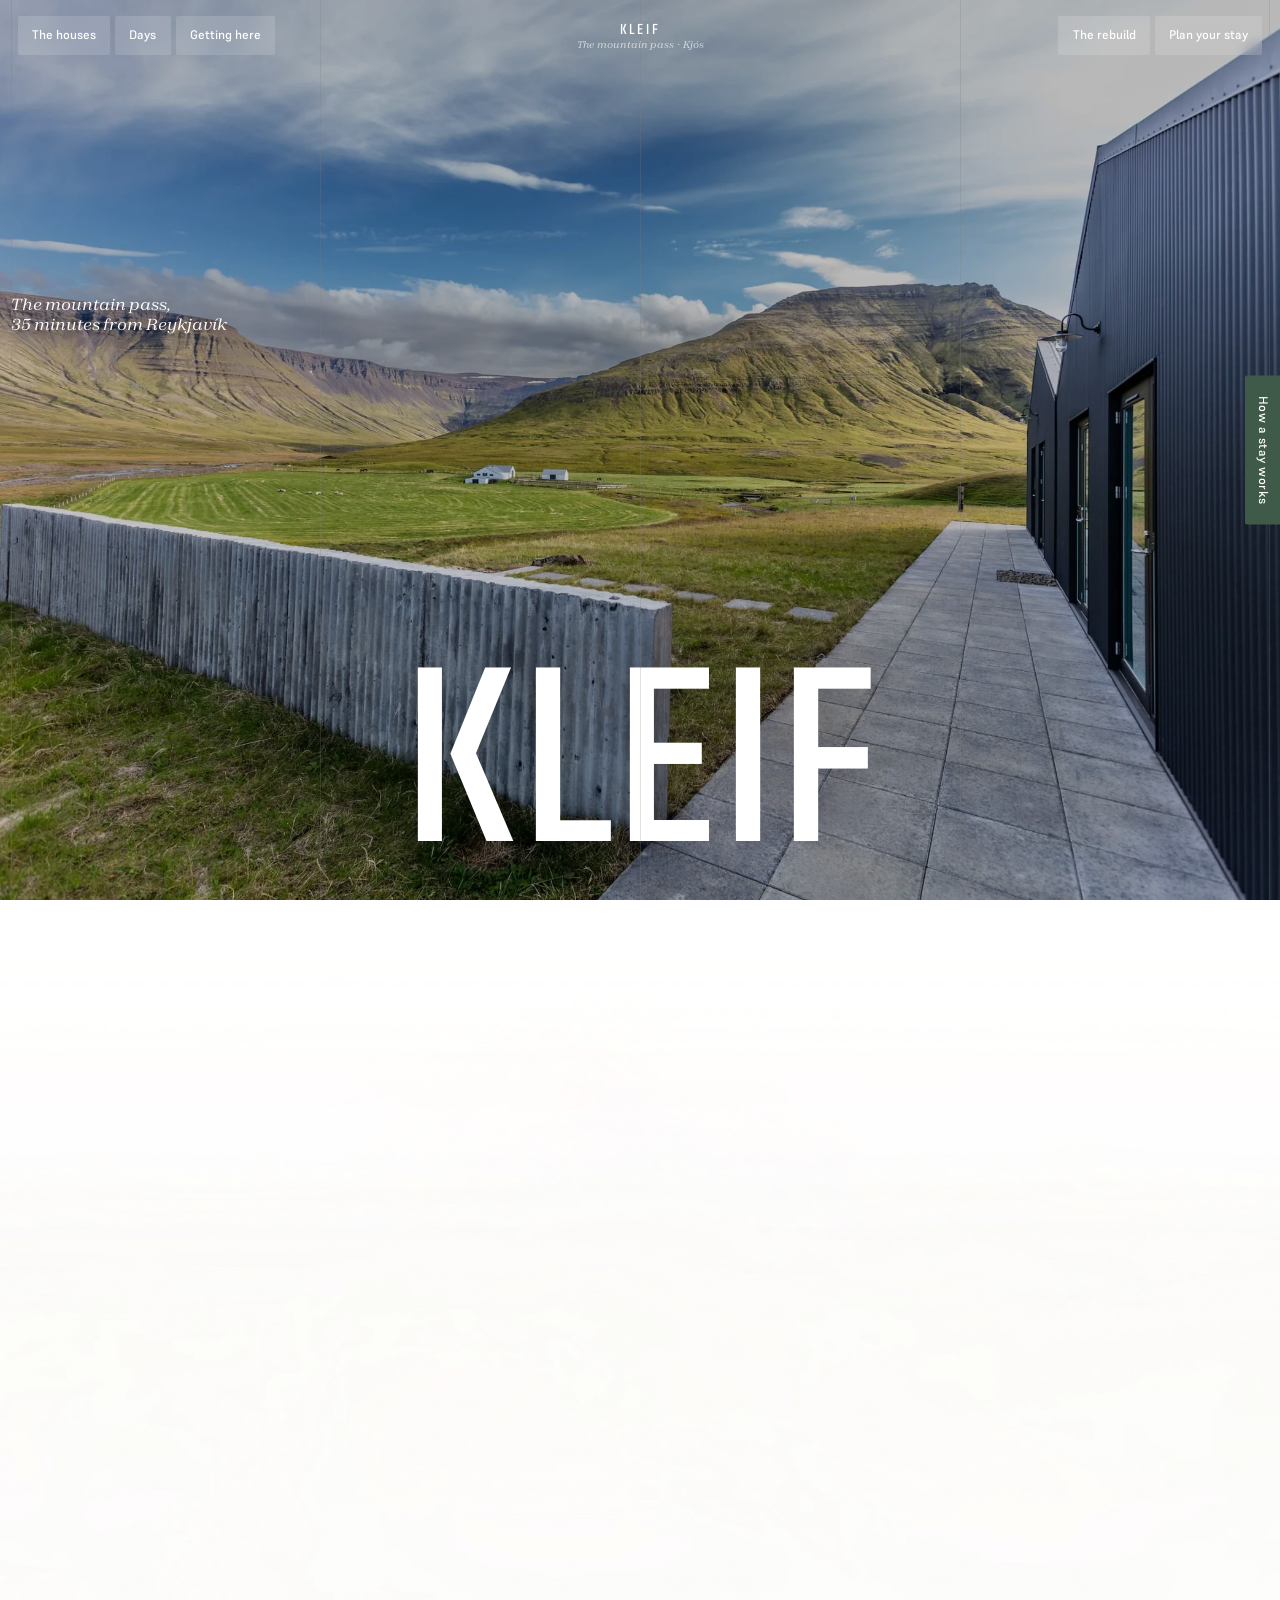
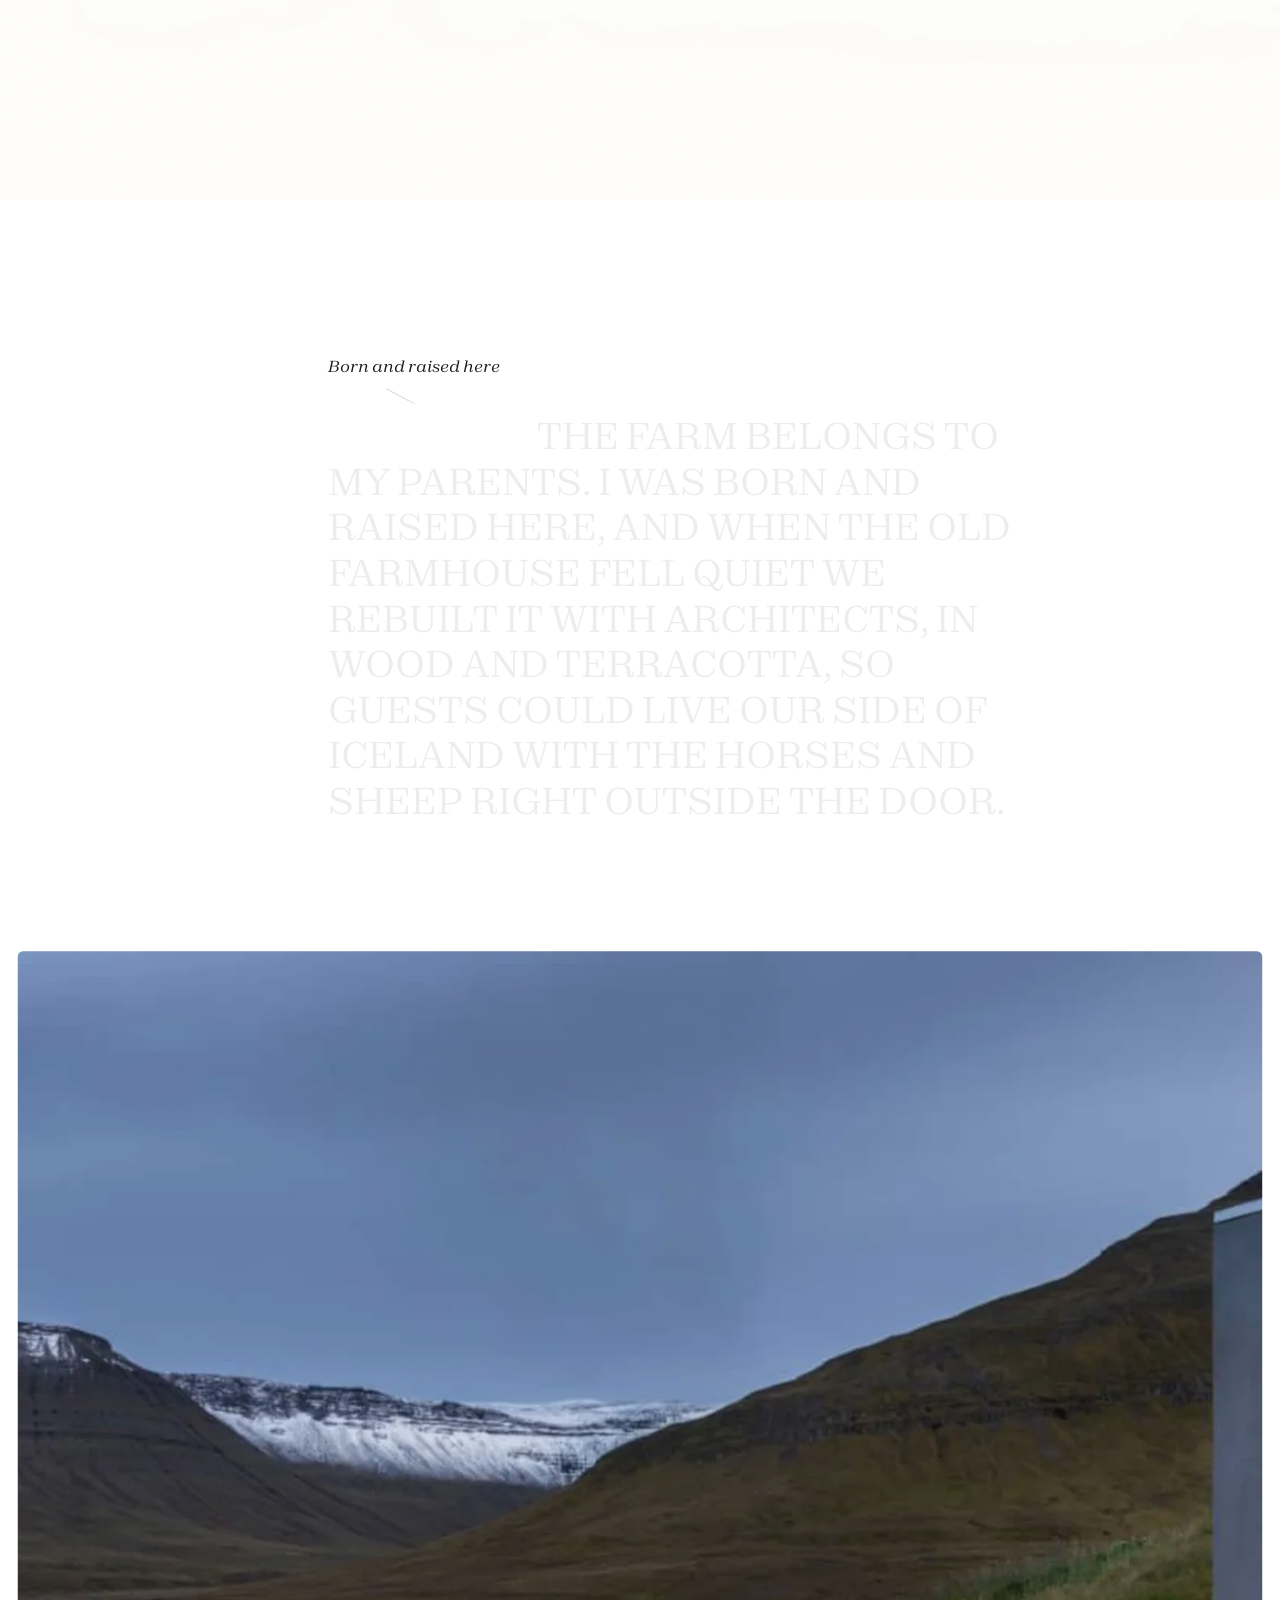
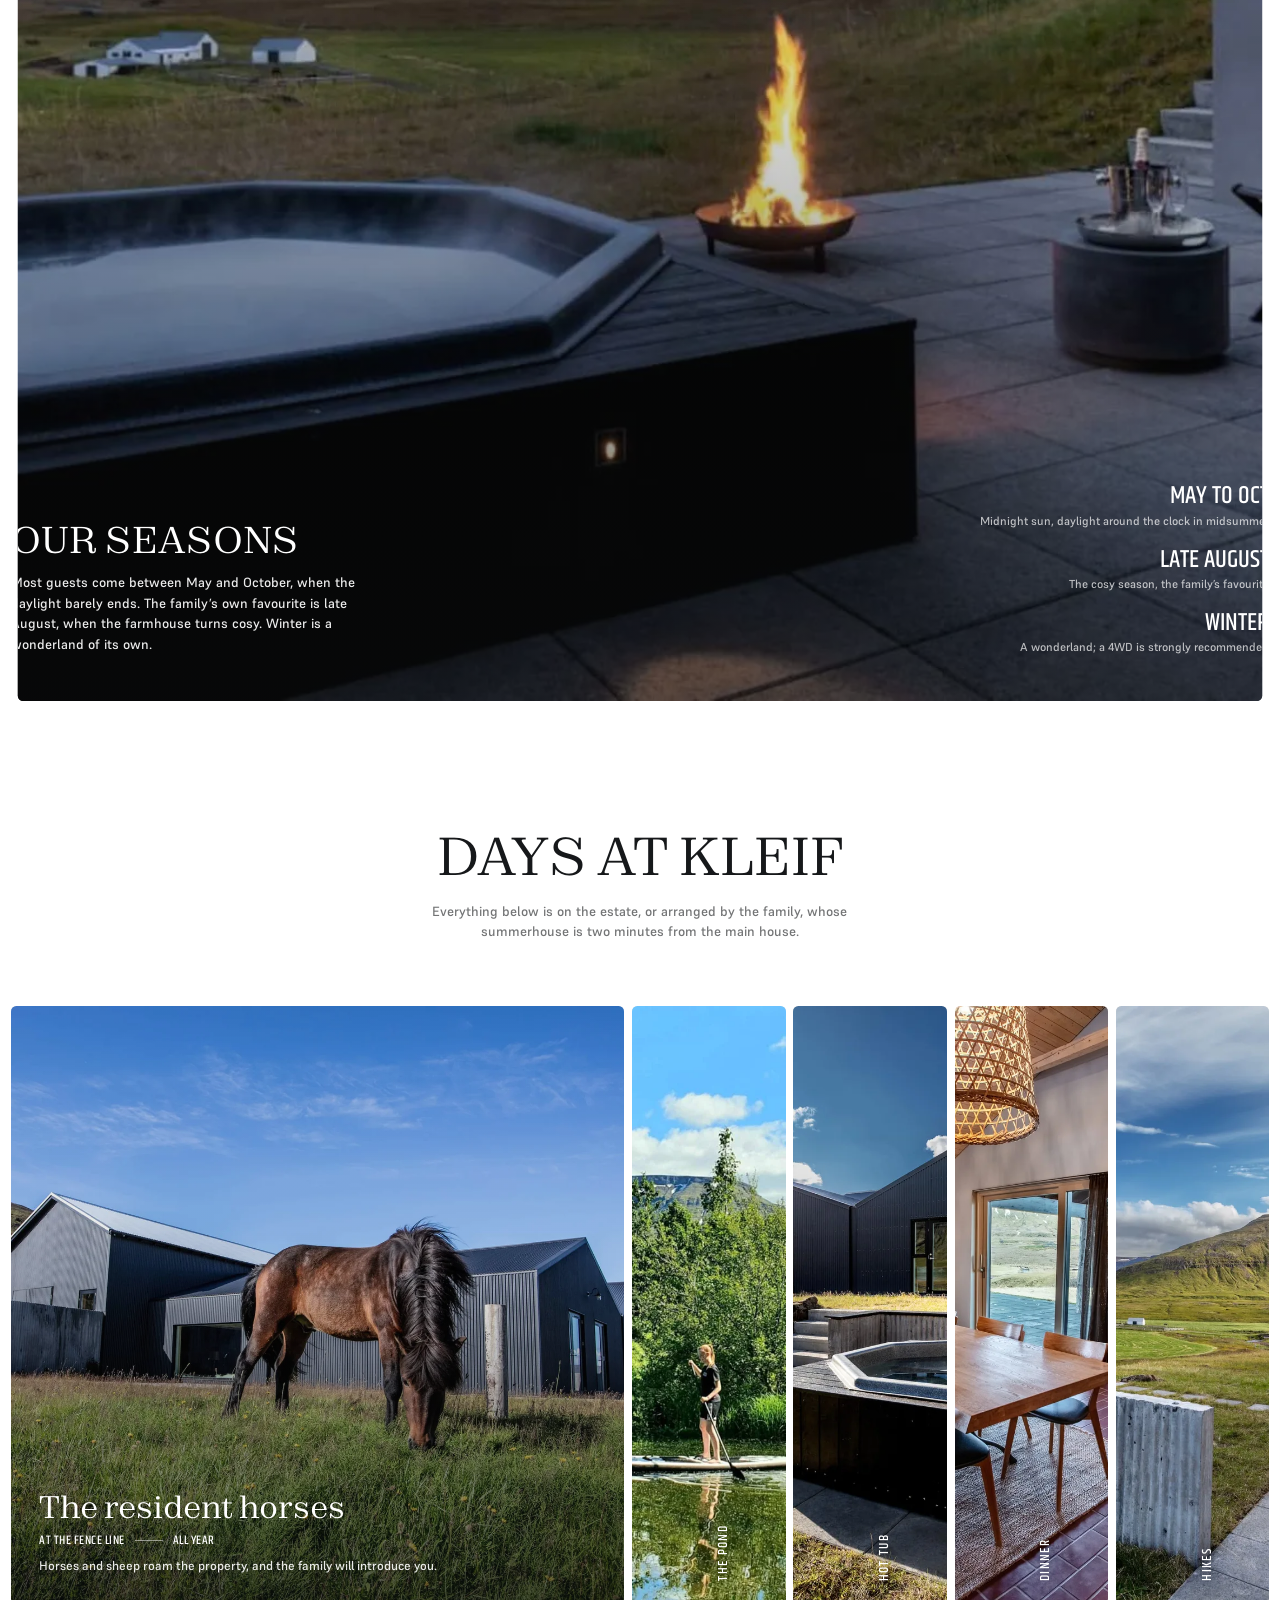
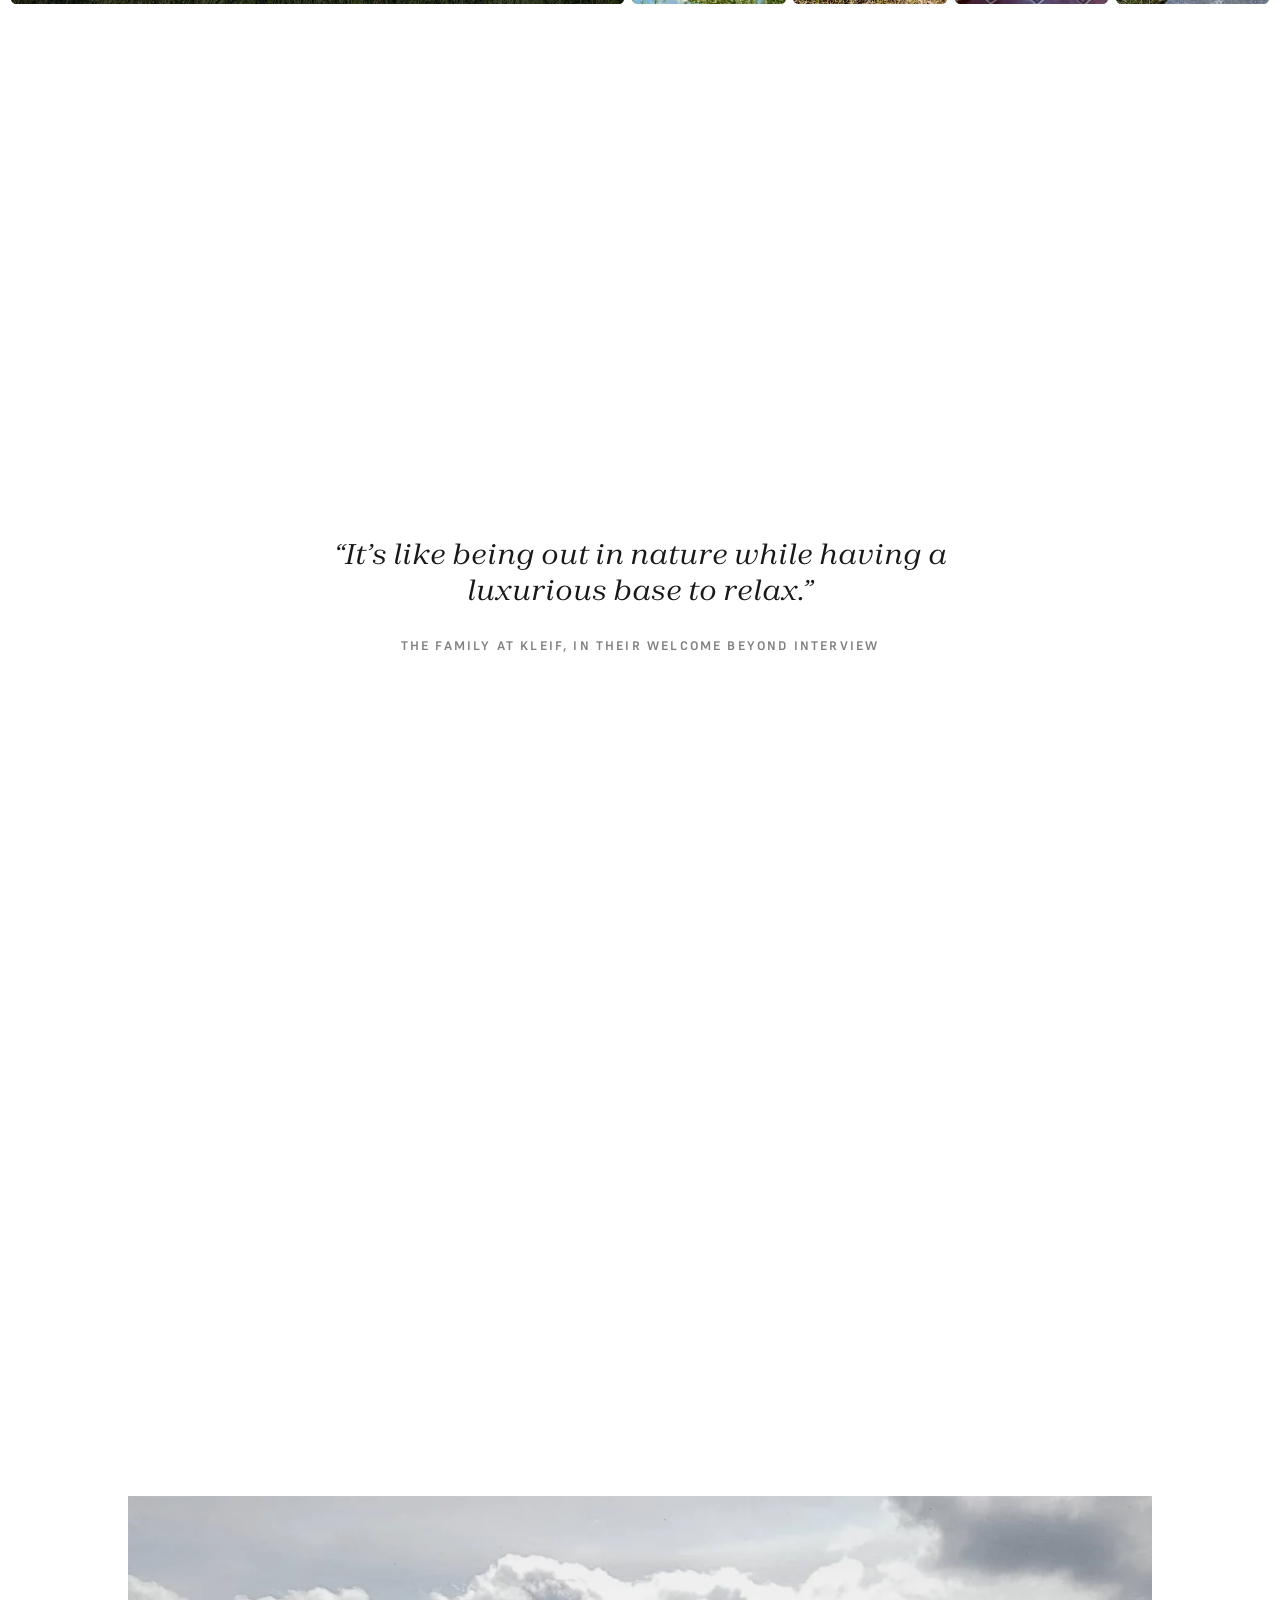
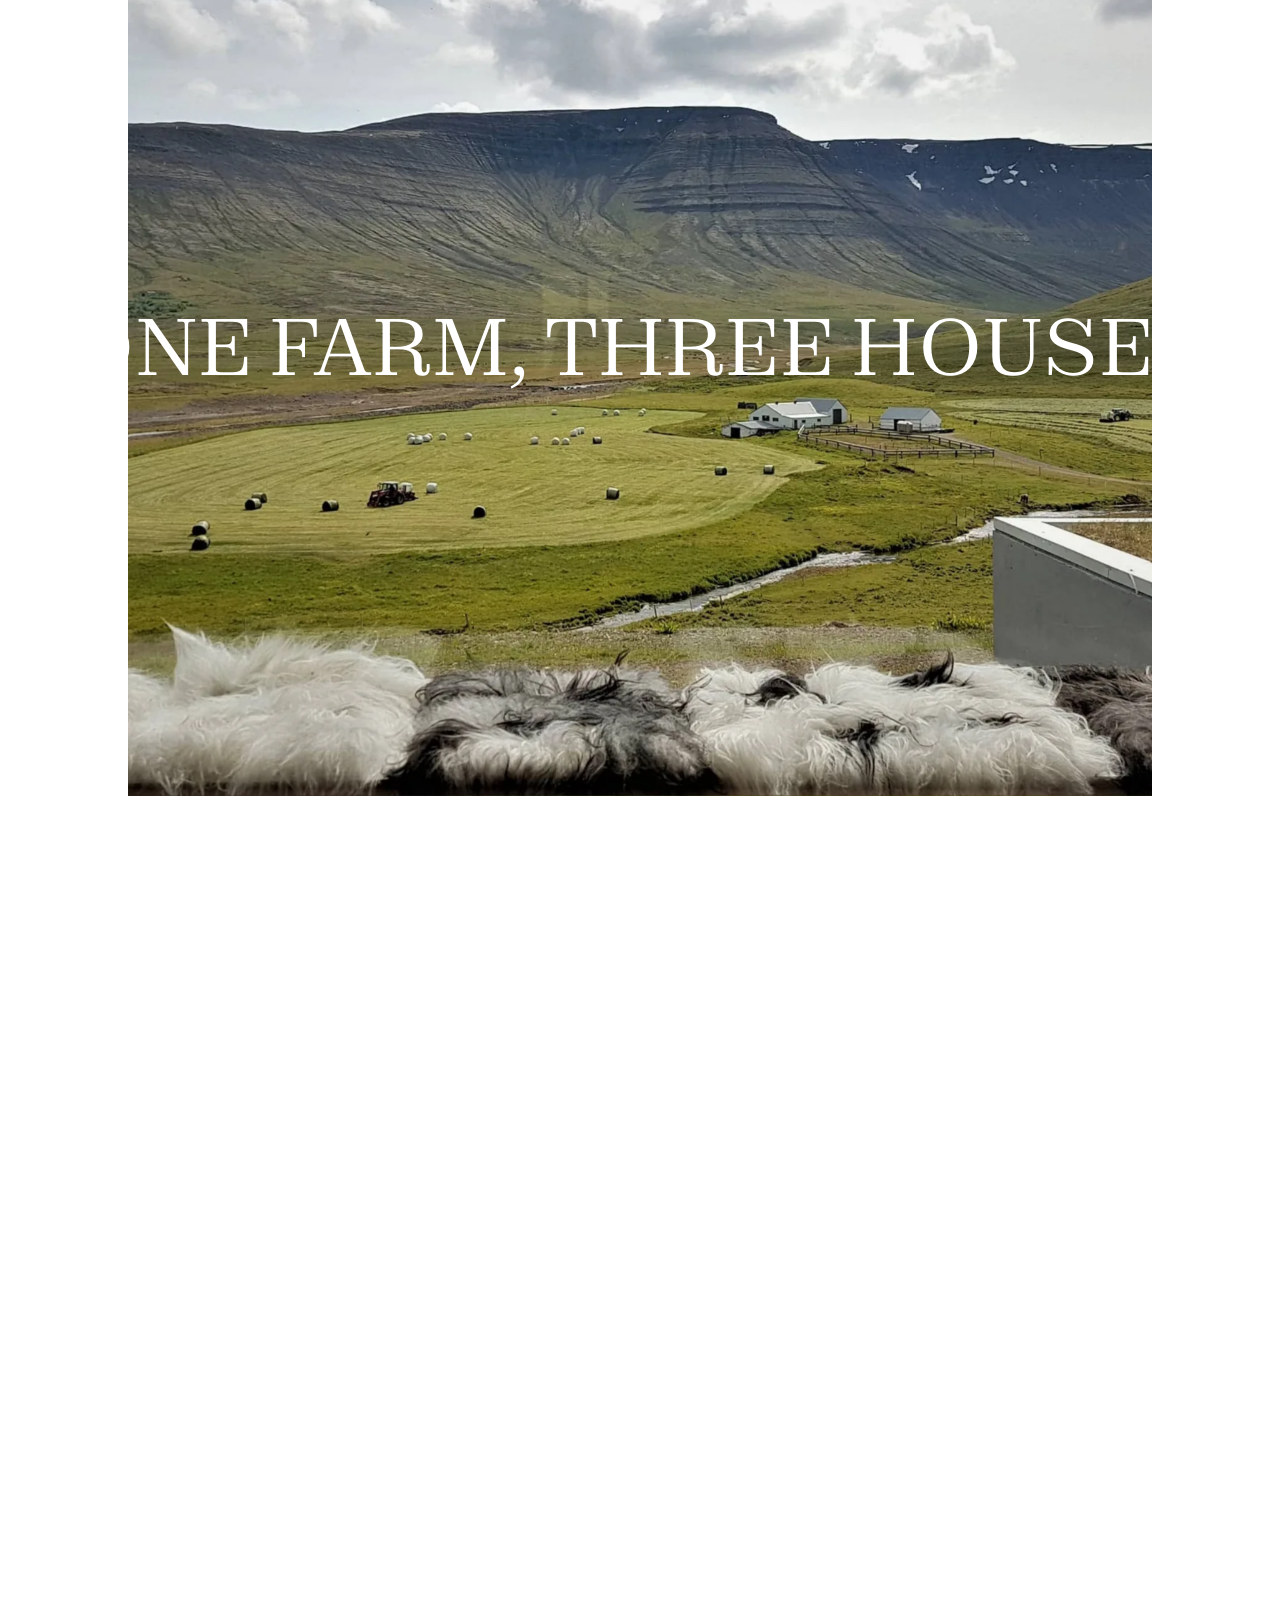
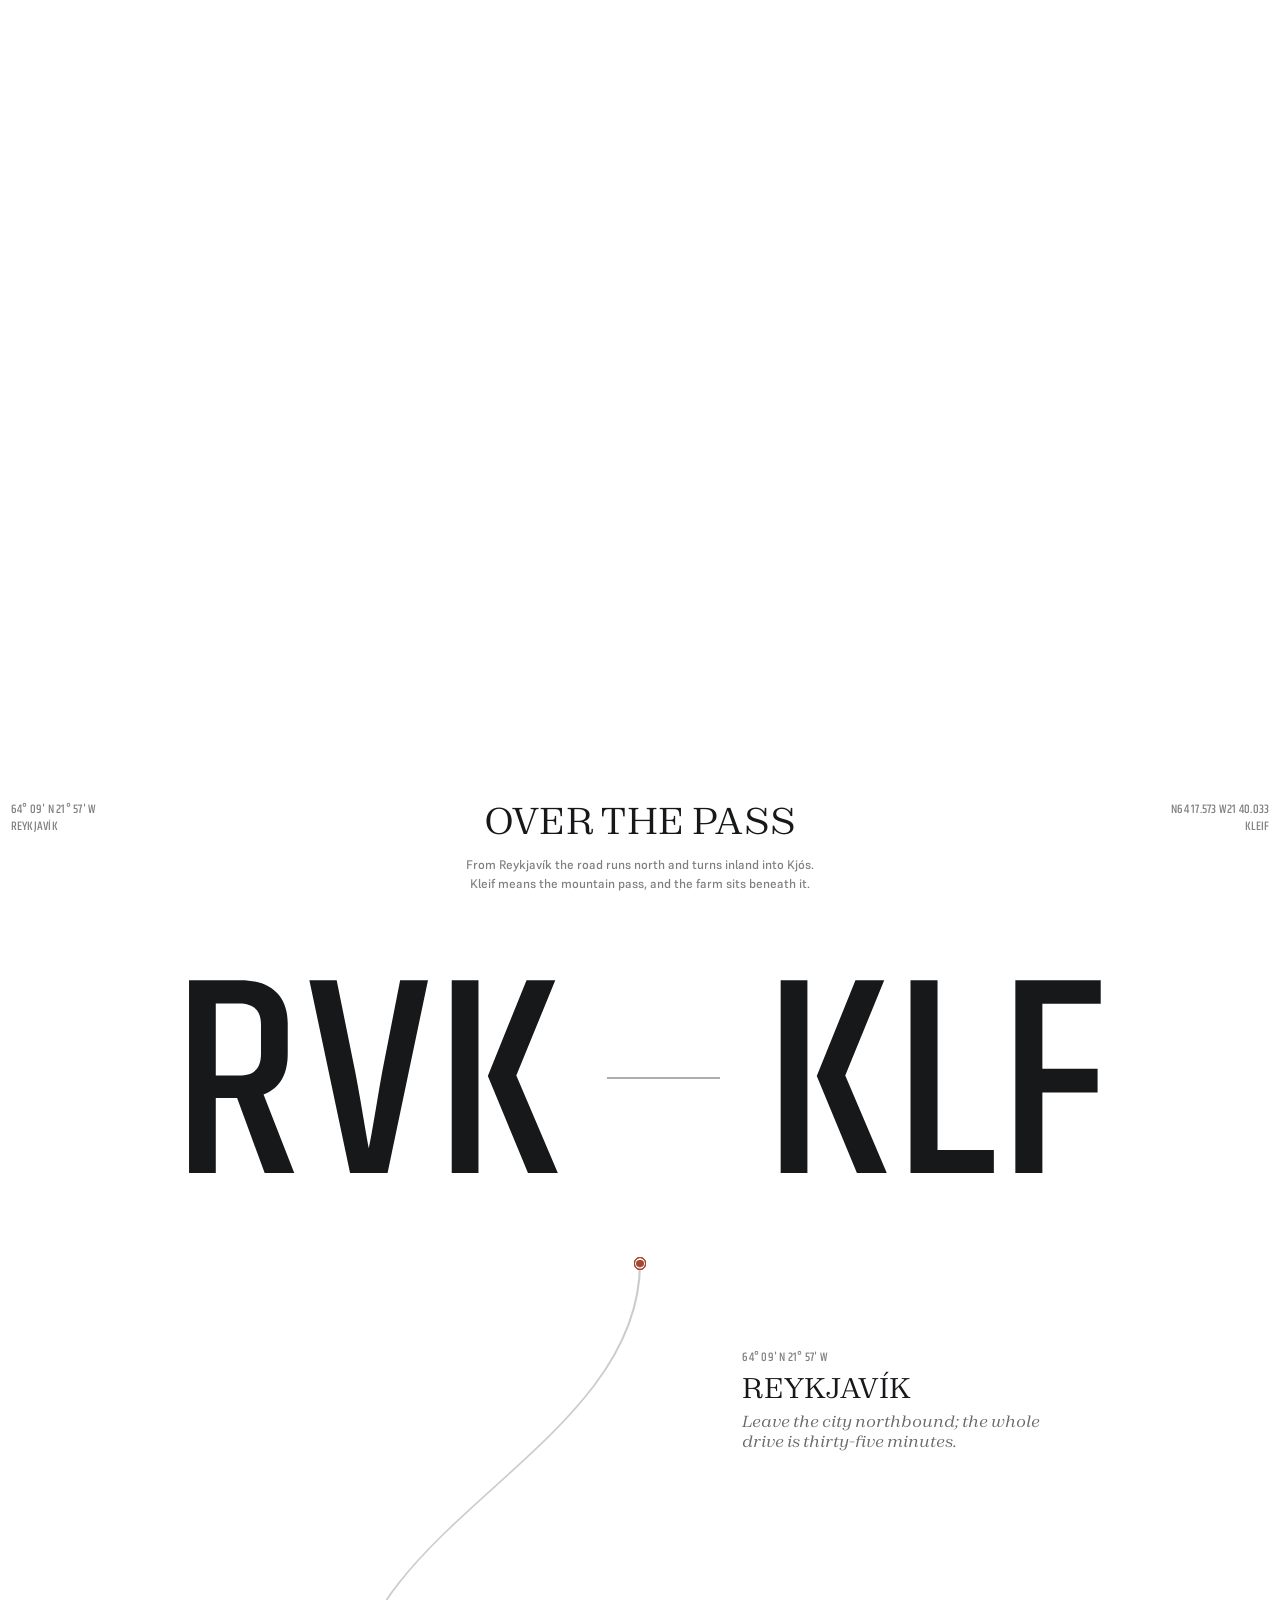
<file: index.html>
<!doctype html>
<html lang="en">
<head>
<meta charset="utf-8">
<meta name="viewport" content="width=device-width, initial-scale=1, viewport-fit=cover">
<title>Kleif Farm · The mountain pass, Kjós, Iceland</title>
<meta name="description" content="A rebuilt Icelandic farmhouse on a private estate in Kjós, 35 minutes from Reykjavík. Five en-suite bedrooms, a hot tub over the valley, resident horses, and the mountains at the fence line.">
<meta name="robots" content="noindex, nofollow">
<meta name="theme-color" content="#FFFFFF" id="themeColor">
<meta name="color-scheme" content="light">
<!-- relative hrefs + a raster twin: a project site lives under /repo-name/, and
     Safari ignores SVG favicons, so either mistake shows the origin root's icon -->
<link rel="icon" type="image/png" sizes="32x32" href="assets/img/favicon-32.png">
<link rel="icon" type="image/png" sizes="180x180" href="assets/img/favicon-180.png">
<link rel="apple-touch-icon" href="assets/img/favicon-180.png">
<link rel="preload" href="assets/fonts/Khand-Medium.woff2" as="font" type="font/woff2" crossorigin>
<link rel="preload" href="assets/fonts/Zodiak-Regular.woff2" as="font" type="font/woff2" crossorigin>
<link rel="preload" href="assets/fonts/Supreme-Regular.woff2" as="font" type="font/woff2" crossorigin>
<link rel="preload" as="image" href="assets/img/plate-hero.webp" fetchpriority="high"
  imagesrcset="assets/img/plate-hero-sm.webp 1100w, assets/img/plate-hero.webp 2200w" imagesizes="100vw">
<link rel="stylesheet" href="styles.css?v=bfce9205">

<!-- Every fact below is taken from the business's own published pages: the
     Welcome Beyond property page (kleif-farm) and their three Airbnb listings.
     Coordinates are from their own listing JSON-LD. Nothing here is inferred. -->
<script type="application/ld+json">
{
  "@context": "https://schema.org",
  "@type": "LodgingBusiness",
  "name": "Kleif Farm",
  "description": "A rebuilt Icelandic farmhouse on a private farm estate in Kjós, southwest Iceland, 35 minutes from Reykjavík. Five en-suite bedrooms, hot tub, resident horses and sheep.",
  "url": "https://kleif.is/",
  "telephone": "+354 847 7779",
  "email": "info@kleif.is",
  "identifier": "LG-REK-014208",
  "address": {
    "@type": "PostalAddress",
    "addressLocality": "Kjósarhreppur",
    "addressCountry": "IS"
  },
  "geo": { "@type": "GeoCoordinates", "latitude": 64.29288, "longitude": -21.66721 },
  "sameAs": [
    "https://www.facebook.com/kleiffarm/",
    "https://www.airbnb.com/rooms/48321874",
    "https://www.welcomebeyond.com/property/kleif-farm/"
  ]
}
</script>
</head>
<body data-nav-theme="light">

<a class="skip-link" href="#top">Skip to content</a>

<!-- fixed grid overlay (reference device: difference-blend hairlines) -->
<div class="grid-overlay" aria-hidden="true">
  <div class="go-line go-l1"></div><div class="go-line go-l2"></div>
  <div class="go-line go-l3"></div><div class="go-line go-l4"></div><div class="go-line go-l5"></div>
</div>

<!-- intro wipe (single-page reuse of the reference's page-enter) -->
<div class="intro-wipe" id="introWipe" aria-hidden="true"></div>

<nav id="nav" aria-label="Main">
  <div class="nav-contain">
    <ul class="nav-ul nav-left">
      <li><a class="btn nav-btn" href="#stay">The houses</a></li>
      <li><a class="btn nav-btn" href="#days">Days</a></li>
      <li><a class="btn nav-btn" href="#journey">Getting here</a></li>
    </ul>
    <a class="nav-logo" href="#top" aria-label="Kleif Farm, back to top">
      <span class="nav-logo_mark">KLEIF</span>
      <span class="nav-logo_sub">The mountain pass · Kjós</span>
    </a>
    <ul class="nav-ul nav-right">
      <li><a class="btn nav-btn" href="#rebuild">The rebuild</a></li>
      <li><a class="btn nav-btn is-cta" href="#book">Plan your stay</a></li>
    </ul>
    <button class="nav-burger" id="menuBtn" aria-controls="menuPanel" aria-expanded="false" aria-label="Menu">
      <span class="nav-burger_l l1" aria-hidden="true"></span>
      <span class="nav-burger_l l2" aria-hidden="true"></span>
    </button>
  </div>
</nav>

<!-- mobile menu panel (under the constant bar) -->
<div class="menu-panel" id="menuPanel" aria-hidden="true">
  <nav class="menu-panel_nav" aria-label="Menu">
    <a class="menu-panel_link" href="#stay">The houses</a>
    <a class="menu-panel_link" href="#days">Days at Kleif</a>
    <a class="menu-panel_link" href="#journey">Getting here</a>
    <a class="menu-panel_link" href="#rebuild">The rebuild</a>
    <a class="menu-panel_link is-cta" href="#book">Plan your stay</a>
    <button class="menu-panel_link menu-panel_flyout" id="menuFlyoutBtn">How a stay works</button>
  </nav>
  <div class="menu-panel_foot">
    <a href="tel:+3548477779">+354 847 7779</a>
    <a href="mailto:info@kleif.is">info@kleif.is</a>
  </div>
</div>


<main class="page-content" id="top">

  <!-- ============ 0 · HERO ============ -->
  <div class="hero" id="hero" data-nav-section data-nav-theme-val="light">
    <div class="hero_wrapper" id="heroWrapper">
      <div class="hero_bg">
        <img src="assets/img/plate-hero.webp"
          srcset="assets/img/plate-hero-sm.webp 1100w, assets/img/plate-hero.webp 2200w"
          sizes="100vw" alt="The black farm buildings at Kleif under the mountain pass, along the turf-topped garden wall" fetchpriority="high">
        <div class="hero_bg-fade" id="heroBgFade"></div>
      </div>
      <div class="hero_overlay"></div>
      <div class="hero_content" id="heroContent" data-reveal>
        <div class="hero_contain top container-large" data-hero-drift>
          <p class="t-title-italic hero_kicker">The mountain pass,<br>35 minutes from Reykjavík</p>
        </div>
        <div class="hero_title-contain" id="heroTitleWrap" data-hero-drift>
          <h1 class="hero_title" id="heroTitle">Kleif</h1>
        </div>
      </div>
      <!-- fog: alpha-channel cloud plates, two speeds for depth -->
      <div class="clouds-overlay_wrap clouds--far" data-scroll-speed="-10%" aria-hidden="true">
        <img src="assets/img/fog-far.webp" alt="" loading="eager" decoding="async">
      </div>
      <div class="clouds-overlay_wrap clouds--mid" data-scroll-speed="-42%" aria-hidden="true">
        <img src="assets/img/fog-veil.webp" alt="" loading="eager" decoding="async">
      </div>
      <div class="clouds-overlay_wrap clouds--near" data-scroll-speed="-80%" aria-hidden="true">
        <img src="assets/img/fog-near.webp" alt="" loading="eager" decoding="async">
      </div>
    </div>
    <!-- mist-transition: sticky plane scrubbed rotateX 90 -> 0 from its bottom edge -->
    <div class="mist-transition" id="mistTransition" aria-hidden="true">
      <div class="mist-transition_image-container" id="mistPlane">
        <img class="mist-transition_image" src="assets/img/fog-veil.webp" alt="" loading="lazy" decoding="async">
      </div>
    </div>
  </div>

  <!-- ============ 1 · MANIFESTO ============ -->
  <section class="manifesto" data-nav-section data-nav-theme-val="dark">
    <div class="container-large">
      <div class="manifesto_layout">
        <div class="manifesto_col">
          <div class="manifesto_kicker u-relative">
            <p class="t-title-italic">Born and raised here</p>
            <svg class="scribble-el" id="scribble" width="191" height="62" viewBox="0 0 191 62" fill="none" aria-hidden="true">
              <path d="M118.7 58.8C118.3 58.7 117.9 58.6 100.4 49.1 82.9 39.5 48.3 20.5 30.5 10.1 12.6 -0.4 12.5 -1.7 36.1 2.4 59.6 6.6 106.8 16.3 133.8 23 160.7 29.7 166 33.1 169.1 35.3 172.3 37.6 173.1 38.5 173.1 39.5 173.4 45.3 163.9 46.3 149.3 49.1 138.1 51.2 119 52.2 97.3 48.4 75.6 44.6 51.8 35.4 39.7 29.4 27.6 23.5 27.9 21.2 28.4 19.3 29 17.4 29.9 16.1 31.4 14.8 33 13.5 35.3 12.3 43.5 11.3 51.7 10.3 65.8 9.6 82.7 10.7 99.5 11.9 118.7 14.9 135.9 19.1 153.1 23.3 167.8 28.5 176.5 32 185.2 35.4 187.7 36.9 189.1 38.4 190.5 40 190.9 41.4 188.8 43.5 186.7 45.7 182.1 48.4 173.6 51.3 165 54.3 152.6 57.3 123.2 59.1 93.7 60.8 47.7 61 0.3 61.3" stroke="#BABABA" stroke-width="0.7" stroke-linecap="round"/>
            </svg>
          </div>
          <div class="text-scroll-fade" id="maskDevelop">
            <h2 class="manifesto_text">The farm belongs to my parents. I was born and raised here, and when the old farmhouse fell quiet we rebuilt it with architects, in wood and terracotta, so guests could live our side of Iceland with the horses and sheep right outside the door.</h2>
          </div>
        </div>
      </div>
    </div>
  </section>

  <!-- ============ 2 · OUR SEASONS ============ -->
  <section class="season has-inset" id="seasons" data-nav-section data-nav-theme-val="light">
    <div class="season_inner">
      <img class="img-fill" src="assets/img/plate-dusk.webp"
        srcset="assets/img/plate-dusk-sm.webp 1100w, assets/img/plate-dusk.webp 2200w"
        sizes="100vw" alt="The hot tub on the terrace at dusk, with a fire burning and the valley in shadow" loading="lazy">
      <div class="season_scrim"></div>
      <div class="season_content container-large">
        <div class="season_head">
          <h3 class="h3-serif">Our seasons</h3>
          <p class="season_body">Most guests come between May and October, when the daylight barely ends. The family’s own favourite is late August, when the farmhouse turns cosy. Winter is a wonderland of its own.</p>
        </div>
        <ul class="season_data">
          <li><span class="data-num">May to Oct</span><span class="data-label">Midnight sun, daylight around the clock in midsummer</span></li>
          <li><span class="data-num">Late August</span><span class="data-label">The cosy season, the family’s favourite</span></li>
          <li><span class="data-num">Winter</span><span class="data-label">A wonderland; a 4WD is strongly recommended</span></li>
        </ul>
      </div>
    </div>
  </section>

  <!-- ============ 3 · DAYS TITLE ============ -->
  <section class="title-band" id="days" data-nav-section data-nav-theme-val="dark">
    <h3 class="section-title">Days at Kleif</h3>
    <p class="title-band_sub">Everything below is on the estate, or arranged by the family, whose summerhouse is two minutes from the main house.</p>
  </section>

  <!-- ============ 4 · CARD-FLICK DAYS ============ -->
  <section class="flick" data-nav-section data-nav-theme-val="dark">
    <div class="container-large">
      <div class="card-flick" id="cardFlick">

        <a class="card-flick_item is-active" href="#book" data-cursor-text="Ask about it">
          <div class="card-flick_inner">
            <img class="card-flick_image" src="assets/img/flick-horses.webp" alt="An Icelandic horse grazing in front of the black farm buildings" loading="lazy">
            <div class="card-flick_shade" aria-hidden="true"></div>
            <div class="card-flick_content">
              <h3 class="card-flick_title">The resident horses</h3>
              <div class="card-flick_meta"><span>At the fence line</span><span class="meta-div"></span><span>All year</span></div>
              <p class="card-flick_excerpt">Horses and sheep roam the property, and the family will introduce you.</p>
            </div>
            <p class="card-flick_side">Horses</p>
          </div>
        </a>

        <a class="card-flick_item" href="#book" data-cursor-text="Ask about it">
          <div class="card-flick_inner">
            <img class="card-flick_image" src="assets/img/flick-pond.webp" alt="A guest on a paddle board on the garden pond among the trees" loading="lazy">
            <div class="card-flick_shade" aria-hidden="true"></div>
            <div class="card-flick_content">
              <h3 class="card-flick_title">The pond</h3>
              <div class="card-flick_meta"><span>In the garden</span><span class="meta-div"></span><span>Summer</span></div>
              <p class="card-flick_excerpt">A small pond in a beautiful garden, with paddle boards and a rowing boat for the children.</p>
            </div>
            <p class="card-flick_side">The pond</p>
          </div>
        </a>

        <a class="card-flick_item" href="#book" data-cursor-text="Ask about it">
          <div class="card-flick_inner">
            <img class="card-flick_image" src="assets/img/flick-tub.webp" alt="The hot tub sunk into the terrace behind turf-topped walls, in daylight" loading="lazy">
            <div class="card-flick_shade" aria-hidden="true"></div>
            <div class="card-flick_content">
              <h3 class="card-flick_title">The hot tub</h3>
              <div class="card-flick_meta"><span>Lower terrace</span><span class="meta-div"></span><span>All year</span></div>
              <p class="card-flick_excerpt">Sunk into the terrace below the house, looking straight down the valley.</p>
            </div>
            <p class="card-flick_side">Hot tub</p>
          </div>
        </a>

        <a class="card-flick_item" href="#book" data-cursor-text="Ask about it">
          <div class="card-flick_inner">
            <img class="card-flick_image" src="assets/img/flick-dinner.webp" alt="The long dining table set under wicker lamps in the farmhouse" loading="lazy">
            <div class="card-flick_shade" aria-hidden="true"></div>
            <div class="card-flick_content">
              <h3 class="card-flick_title">Dinner by the owner</h3>
              <div class="card-flick_meta"><span>On request</span></div>
              <p class="card-flick_excerpt">A private chef can work in the second kitchen, or the family cooks dinner themselves.</p>
            </div>
            <p class="card-flick_side">Dinner</p>
          </div>
        </a>

        <a class="card-flick_item" href="#book" data-cursor-text="Ask about it">
          <div class="card-flick_inner">
            <img class="card-flick_image" src="assets/img/flick-hikes.webp" alt="The path along the turf-topped wall leading into the green valley" loading="lazy">
            <div class="card-flick_shade" aria-hidden="true"></div>
            <div class="card-flick_content">
              <h3 class="card-flick_title">Hikes from the door</h3>
              <div class="card-flick_meta"><span>From the gate</span><span class="meta-div"></span><span>Glymur 20 min</span></div>
              <p class="card-flick_excerpt">Trails lead straight into the surrounding mountains, and Iceland’s highest waterfall is twenty minutes away.</p>
            </div>
            <p class="card-flick_side">Hikes</p>
          </div>
        </a>

      </div>
    </div>
  </section>

  <!-- ============ 5 · QUOTE ============ -->
  <section class="quote-section" data-nav-section data-nav-theme-val="dark">
    <div class="quote-sticky">
      <figure class="quote-component container-large">
        <blockquote class="t-quote">&ldquo;It&rsquo;s like being out in nature while having a luxurious base to relax.&rdquo;</blockquote>
        <figcaption class="quote-author">The family at Kleif, in their Welcome Beyond interview</figcaption>
      </figure>
    </div>
  </section>

  <!-- ============ 6 · THE RAIL ============ -->
  <div class="rail_outer" id="stay" data-nav-section data-nav-theme-val="light">
    <section class="rail" id="rail" aria-label="The houses at Kleif Farm">
      <div class="rail_wrapper">
        <div class="rail_backdrops" aria-hidden="true">
          <div class="rail_backdrop rail_backdrop--behind" id="railBehind">
            <img class="img-fill" src="assets/img/plate-farm.webp"
              srcset="assets/img/plate-farm-sm.webp 1100w, assets/img/plate-farm.webp 2200w" sizes="100vw" alt="" loading="lazy">
          </div>
          <div class="rail_backdrop rail_backdrop--clipped" id="railClipped">
            <img class="img-fill" src="assets/img/plate-field.webp"
              srcset="assets/img/plate-field-sm.webp 1100w, assets/img/plate-field.webp 2200w" sizes="100vw" alt="" loading="lazy">
            <svg class="rail_curtain" id="railCurtain" width="100%" height="100%" preserveAspectRatio="none" viewBox="0 0 100 100" aria-hidden="true">
              <defs>
                <clipPath id="curtainClip" clipPathUnits="objectBoundingBox">
                  <rect x="0" y="0" width="0.3334" height="1"></rect>
                  <rect x="0.3333" y="0" width="0.3334" height="1"></rect>
                  <rect x="0.6666" y="0" width="0.3334" height="1"></rect>
                </clipPath>
              </defs>
            </svg>
          </div>
          <div class="rail_overlay" id="railOverlay" aria-hidden="true"></div>
        </div>
        <div class="rail_container" id="railContainer">

          <div class="rail_panel rail_panel--title">
            <div class="rail_title-wrap">
              <h2 class="rail_title" id="railTitle">One farm, three houses</h2>
            </div>
          </div>

          <div class="rail_panel">
            <article class="camp-card" data-cursor-text="The farmhouse">
              <div class="camp-card_inner">
                <img class="camp-card_image" src="assets/img/camp-farmhouse.webp" alt="The farmhouse living room with its panoramic window over the valley" loading="lazy">
                <div class="camp-card_shade" aria-hidden="true"></div>
                <div class="camp-card_content">
                  <h3 class="camp-card_title">The Farmhouse</h3>
                  <p class="camp-card_excerpt">The rebuilt main house sleeps ten in five en-suite bedrooms, with a panoramic window the length of the living room and two kitchens. Let on an exclusive basis.</p>
                  <p class="camp-card_coords">[ N64 17.573 W21 40.033 ]</p>
                </div>
              </div>
            </article>
          </div>

          <div class="rail_panel">
            <article class="camp-card" data-cursor-text="The villas">
              <div class="camp-card_inner">
                <img class="camp-card_image" src="assets/img/camp-villas.webp" alt="The black new-build villas behind turf-topped walls under the fell" loading="lazy">
                <div class="camp-card_shade" aria-hidden="true"></div>
                <div class="camp-card_content">
                  <h3 class="camp-card_title">The Villas</h3>
                  <p class="camp-card_excerpt">New-build villas behind turf-topped walls at the edge of the field, with a hot tub sunk into the terrace.</p>
                  <p class="camp-card_coords">[ N64 17.573 W21 40.033 ]</p>
                </div>
              </div>
            </article>
          </div>

          <div class="rail_panel">
            <article class="camp-card" data-cursor-text="The barn">
              <div class="camp-card_inner">
                <img class="camp-card_image" src="assets/img/camp-barn.webp" alt="The pool table in the renovated game barn" loading="lazy">
                <div class="camp-card_shade" aria-hidden="true"></div>
                <div class="camp-card_content">
                  <h3 class="camp-card_title">The Barn</h3>
                  <p class="camp-card_excerpt">A renovated barn with cosy en-suite rooms and a game barn for the evenings.</p>
                  <p class="camp-card_coords">[ N64 17.573 W21 40.033 ]</p>
                </div>
              </div>
            </article>
          </div>

          <div class="rail_panel rail_panel--full rail_panel--final">
            <img class="img-fill" src="assets/img/plate-dusk.webp" alt="The hot tub and fire at dusk, the valley dark behind them" loading="lazy">
            <div class="rail_final-scrim" aria-hidden="true"></div>
            <figure class="rail_quote">
              <blockquote class="t-quote is-white">Guests rate every house at Kleif 5.0, and Airbnb counts the farm among its top five percent.</blockquote>
              <figcaption class="quote-author is-white">Guest Favourite · 90 reviews across three listings</figcaption>
            </figure>
          </div>

        </div>
      </div>
    </section>
  </div>

  <!-- ============ 7 · THE JOURNEY ============ -->
  <section class="journey" id="journey" data-nav-section data-nav-theme-val="light">
    <div class="journey_head container-large">
      <p class="layout-title_sm is-faded">64° 09' N 21° 57' W<br>Reykjavík</p>
      <div class="journey_head-center">
        <h3 class="h3-serif">Over the pass</h3>
        <p class="t-body is-faded">From Reykjavík the road runs north and turns inland into Kjós. Kleif means the mountain pass, and the farm sits beneath it.</p>
      </div>
      <p class="layout-title_sm is-faded t-right">N64 17.573 W21 40.033<br>Kleif</p>
    </div>
    <h2 class="journey_code" aria-label="Reykjavík to Kleif">RVK<span class="journey_code-div"></span>KLF</h2>
    <div class="journey_map-outer">
      <div class="journey_thread" id="journeyThread">
        <div class="thread-svg_wrap" id="flightWrap" aria-hidden="true">
          <svg class="thread-svg" viewBox="0 0 600 1600" fill="none" preserveAspectRatio="none">
            <path class="route-static" d="M300 0 C 300 180, 170 260, 165 430 C 160 610, 430 700, 435 890 C 440 1080, 175 1170, 172 1350 C 170 1470, 300 1520, 300 1600" stroke="rgba(22,24,26,.22)" stroke-width="1"/>
          </svg>
          <svg class="thread-svg" viewBox="0 0 600 1600" fill="none" preserveAspectRatio="none">
            <path class="route-flown" id="routeFlown" d="M300 0 C 300 180, 170 260, 165 430 C 160 610, 430 700, 435 890 C 440 1080, 175 1170, 172 1350 C 170 1470, 300 1520, 300 1600" stroke="#A6462F" stroke-width="1.5"/>
          </svg>
          <div class="route-indicator" id="routeIndicator">
            <span class="pulse-ring" style="--i:1"></span>
            <span class="pulse-ring" style="--i:2"></span>
            <span class="pulse-ring" style="--i:3"></span>
          </div>
        </div>

        <div class="waypoint is-right">
          <div class="waypoint_text">
            <p class="layout-title_sm is-faded">64° 09' N 21° 57' W</p>
            <h4 class="waypoint_name">Reykjavík</h4>
            <p class="waypoint_caption t-title-italic">Leave the city northbound; the whole drive is thirty-five minutes.</p>
          </div>
        </div>

        <div class="waypoint is-left">
          <div class="waypoint_text">
            <h4 class="waypoint_name">Mosfellsbær</h4>
            <p class="waypoint_caption t-title-italic">The last supermarkets before the farm, twenty minutes out. Stock up here.</p>
          </div>
        </div>

        <div class="waypoint is-right">
          <figure class="waypoint_card">
            <img src="assets/img/plate-field.webp" srcset="assets/img/plate-field-sm.webp 1100w, assets/img/plate-field.webp 2200w" sizes="(max-width:768px) 90vw, 30vw" alt="Sheep in the home field with the fells of Kjós behind" loading="lazy">
          </figure>
          <div class="waypoint_text">
            <h4 class="waypoint_name">Into Kjós</h4>
            <p class="waypoint_caption t-title-italic">The road narrows between the fells, and the sheep stop noticing cars.</p>
          </div>
        </div>

        <div class="waypoint is-left is-last">
          <figure class="waypoint_card is-wide">
            <img src="assets/img/plate-farm.webp" srcset="assets/img/plate-farm-sm.webp 1100w, assets/img/plate-farm.webp 2200w" sizes="(max-width:768px) 90vw, 36vw" alt="The black farm buildings of Kleif under the mountain" loading="lazy">
          </figure>
          <div class="waypoint_text">
            <p class="layout-title_sm is-fell">N64 17.573 W21 40.033</p>
            <h4 class="waypoint_name">Kleif</h4>
            <p class="waypoint_caption t-title-italic">Park at the gate. The family’s summerhouse is two minutes away if you need anything.</p>
          </div>
        </div>
      </div>
      <div class="journey_data container-large">
        <ul>
          <li><span class="data-num">35 min</span><span class="data-label">from Reykjavík city centre</span></li>
          <li><span class="data-num">20 min</span><span class="data-label">to Glymur, Iceland’s highest waterfall</span></li>
          <li><span class="data-num">90 km</span><span class="data-label">from Keflavík International Airport</span></li>
        </ul>
      </div>
    </div>
  </section>

  <!-- ============ 8 · THE REBUILD (dark vitrine) ============ -->
  <section class="exhibit" id="rebuild" data-nav-section data-nav-theme-val="light">
    <div class="container-large">
      <div class="exhibit_layout">
        <div class="exhibit_text">
          <p class="layout-title_sm is-fell">The rebuild</p>
          <h3 class="h3-serif is-white">Rebuilt, not replaced</h3>
          <p class="exhibit_body">The old farmhouse was completely rebuilt with the help of architects, in natural materials, wood and terracotta the whole way through. Simple, warm and modern, the way an Icelandic farmhouse feels when it is honest about what it is.</p>
          <dl class="exhibit_facts">
            <div><dt>Bedrooms</dt><dd>Five, all en-suite</dd></div>
            <div><dt>Main house</dt><dd>330 m²</dd></div>
            <div><dt>The farmhouse</dt><dd>Let on an exclusive basis</dd></div>
          </dl>
        </div>
        <figure class="exhibit_frame" id="exhibitFrame">
          <img src="assets/img/vitrine-room.webp" alt="The rebuilt open-plan living room with terracotta floor and timber ceiling" loading="lazy">
          <figcaption class="layout-title_sm">Wood and terracotta, the whole way through</figcaption>
        </figure>
      </div>
    </div>
  </section>

  <!-- ============ 9 · THE TABLE + SERVICES ============ -->
  <section class="food" id="comforts" data-nav-section data-nav-theme-val="dark">
    <div class="container-large">
      <header class="food_head">
        <h3 class="section-title">The table is yours</h3>
        <p class="food_intro">The house is set up for self-catering, with a second kitchen where a chef can work without disturbing anyone. Ask, and the family arranges the rest.</p>
      </header>
      <div class="food_strip" id="foodStrip">
        <figure class="food_plate">
          <img src="assets/img/trip-fire.webp" alt="The wood stove burning beside a leather chair in the farmhouse" loading="lazy">
        </figure>
        <figure class="food_plate">
          <img src="assets/img/trip-living.webp" alt="The living room under wicker lamps, valley light through the windows" loading="lazy">
        </figure>
        <figure class="food_plate">
          <img src="assets/img/trip-window.webp" alt="A window seat with sheepskins looking out at the mountains" loading="lazy">
        </figure>
      </div>
      <ul class="food_menu">
        <li><span class="menu-name">Private chef in the second kitchen</span><span class="menu-dots"></span><span class="menu-price">On request</span></li>
        <li><span class="menu-name">Dinner or breakfast by the owner</span><span class="menu-dots"></span><span class="menu-price">On request</span></li>
        <li><span class="menu-name">Daily maid service and linen change</span><span class="menu-dots"></span><span class="menu-price">On request</span></li>
        <li><span class="menu-name">Guided hikes and mountain bikes</span><span class="menu-dots"></span><span class="menu-price">On request</span></li>
        <li><span class="menu-name">Baby cot</span><span class="menu-dots"></span><span class="menu-price">Free</span></li>
        <li><span class="menu-name">WiFi, bathrobes, linen and toiletries</span><span class="menu-dots"></span><span class="menu-price">Included</span></li>
      </ul>
      <p class="food_note t-title-italic">Rates are on a self-catering basis. The nearest supermarkets are twenty minutes away in Mosfellsbær.</p>
    </div>
  </section>

  <!-- ============ 10 · ASK FOR YOUR DATES ============ -->
  <section class="book" id="book" data-nav-section data-nav-theme-val="dark">
    <div class="container-large">
      <div class="book_layout">
        <div class="book_text">
          <h3 class="h3-serif">Ask for your dates</h3>
          <p class="book_body">Pick a house and your dates, and the request goes straight to the family. No card and no charge; they confirm each stay personally.</p>
          <ul class="book_points">
            <li><span class="data-num">34 guests</span><span class="data-label">across the three houses, by their own listings</span></li>
            <li><span class="data-num">No card</span><span class="data-label">a request, not a charge; the family confirms</span></li>
            <li><span class="data-num">Smaller groups</span><span class="data-label">can ask about reduced rates, as can last-minute stays</span></li>
          </ul>
        </div>
        <form class="book_form" id="bookForm" novalidate>
          <fieldset class="book_houses">
            <legend class="book_label">The house</legend>
            <div class="book_pills">
              <label class="book_pill"><input type="radio" name="house" value="The Farmhouse (sleeps 10)" checked><span>The Farmhouse · 10</span></label>
              <label class="book_pill"><input type="radio" name="house" value="The Villas (sleep 16)"><span>The Villas · 16</span></label>
              <label class="book_pill"><input type="radio" name="house" value="The Barn (sleeps 8)"><span>The Barn · 8</span></label>
              <label class="book_pill"><input type="radio" name="house" value="The whole farm (sleeps 34)"><span>The whole farm · 34</span></label>
            </div>
          </fieldset>
          <div class="book_grid">
            <div class="book_field">
              <label class="book_label" for="bkArrive">Arrival</label>
              <input class="book_input" id="bkArrive" name="arrival" type="date" required>
              <p class="book_err" id="errArrive" hidden>Pick an arrival date.</p>
            </div>
            <div class="book_field">
              <label class="book_label" for="bkDepart">Departure</label>
              <input class="book_input" id="bkDepart" name="departure" type="date" required>
              <p class="book_err" id="errDepart" hidden>Departure must be after arrival.</p>
            </div>
            <div class="book_field">
              <label class="book_label" for="bkGuests">Guests</label>
              <input class="book_input" id="bkGuests" name="guests" type="number" min="1" max="34" inputmode="numeric" required>
              <p class="book_err" id="errGuests" hidden>How many of you, 1 to 34?</p>
            </div>
            <div class="book_field">
              <label class="book_label" for="bkName">Name</label>
              <input class="book_input" id="bkName" name="name" type="text" autocomplete="name" required>
              <p class="book_err" id="errName" hidden>Tell the family your name.</p>
            </div>
            <div class="book_field">
              <label class="book_label" for="bkPhone">Phone</label>
              <input class="book_input" id="bkPhone" name="phone" type="tel" autocomplete="tel" required>
              <p class="book_err" id="errPhone" hidden>A phone number, so the family can reach you.</p>
            </div>
            <div class="book_field">
              <label class="book_label" for="bkEmail">Email</label>
              <input class="book_input" id="bkEmail" name="email" type="email" autocomplete="email" spellcheck="false" required>
              <p class="book_err" id="errEmail" hidden>That email does not look complete.</p>
            </div>
            <div class="book_field is-wide">
              <label class="book_label" for="bkMsg">Anything else <span class="book_optional">optional</span></label>
              <textarea class="book_input book_area" id="bkMsg" name="message" rows="3" placeholder="Chef dinner, a baby cot, riding nearby…"></textarea>
            </div>
          </div>
          <div class="book_actions">
            <button class="btn book_submit" id="bkSubmit" type="submit">Send the request</button>
            <p class="book_note t-detail">The request goes to the family's booking desk. Nothing is charged now; they confirm each stay personally.</p>
          </div>
          <p class="book_err book_err--form" id="errForm" aria-live="polite" hidden></p>
        </form>
        <div class="book_done" id="bookDone" role="status" aria-live="polite" tabindex="-1" hidden>
          <p class="book_done-title h3-serif">Request sent</p>
          <p class="book_done-body">Thank you. The request is with the family and they confirm each stay personally. Nothing is charged now.</p>
          <p class="book_done-ref layout-title_sm">Reference <span id="bookRef"></span></p>
        </div>
      </div>
    </div>
  </section>

  <!-- ============ 11 · CONTACT / FOOTER ============ -->
  <footer class="footer" id="contact" data-nav-section data-nav-theme-val="light">
    <div class="container-large">
      <div class="footer_head">
        <h2 class="footer_title">The gate is open</h2>
        <p class="footer_sub t-title-italic">Write or call, and the family helps you plan the whole stay.</p>
      </div>
      <div class="footer_grid">
        <div class="footer_col">
          <p class="layout-title_sm is-faded">Talk to us</p>
          <a class="footer_big" href="tel:+3548477779">+354 847 7779</a>
          <a class="footer_big" href="mailto:info@kleif.is">info@kleif.is</a>
        </div>
        <div class="footer_col">
          <p class="layout-title_sm is-faded">Find us</p>
          <p class="t-body">Kleif Farm<br>Kjósarhreppur, Iceland</p>
          <p class="t-body is-faded">N64 17.573 W21 40.033</p>
        </div>
        <div class="footer_col">
          <p class="layout-title_sm is-faded">The farm</p>
          <p class="t-body">Farmhouse, villas and barn, each bookable on its own. The farmhouse comes exclusive, with all utilities, linen and WiFi included.<br>A car is essential; a 4WD in winter.</p>
        </div>
      </div>
      <div class="footer_base">
        <p class="t-detail">Skráning LG-REK-014208</p>
        <div class="footer_links">
          <a href="https://www.facebook.com/kleiffarm/" rel="noopener" target="_blank">Facebook</a>
          <a href="https://www.airbnb.com/rooms/48321874" rel="noopener" target="_blank">Airbnb</a>
          <a href="https://www.welcomebeyond.com/property/kleif-farm/" rel="noopener" target="_blank">Welcome Beyond</a>
        </div>
        <p class="t-detail">Design proposal, not the live site</p>
      </div>
    </div>
  </footer>

</main>

<!-- flyout: how a stay works -->
<div class="flyout" id="flyout" aria-hidden="true">
  <button class="flyout_overlay" id="flyoutOverlay" tabindex="-1" aria-label="Close panel"></button>
  <aside class="flyout_sheet" role="dialog" aria-modal="true" aria-labelledby="flyoutTitle" data-lenis-prevent>
    <button class="flyout_close" id="flyoutClose" aria-label="Close">Close</button>
    <h3 class="flyout_title" id="flyoutTitle">How a stay works</h3>
    <ol class="flyout_steps">
      <li><h4>1. Ask for your dates</h4><p>Write to the family. Smaller groups and last-minute stays can ask about reduced rates.</p></li>
      <li><h4>2. The farmhouse is yours</h4><p>One booking takes the whole house: five suites, both kitchens, the terrace and the tub. The villas and barn can join for bigger gatherings.</p></li>
      <li><h4>3. Drive thirty-five minutes</h4><p>North from Reykjavík, inland into Kjós, and park at the gate.</p></li>
      <li><h4>4. Settle in</h4><p>The hot tub, the horses, the pond, and a panoramic window on the valley.</p></li>
      <li><h4>5. Day trips, if you want them</h4><p>Glymur is twenty minutes, Þingvellir forty, and the Golden Circle within easy reach.</p></li>
    </ol>
  </aside>
</div>
<button class="flyout_tab" id="flyoutTab" aria-controls="flyout" aria-expanded="false">How a stay works</button>

<!-- custom cursor -->
<div class="cursor" id="cursor" aria-hidden="true">
  <span class="cursor_line-v" id="curV"></span>
  <span class="cursor_line-h" id="curH"></span>
  <span class="cursor_dot" id="curDot"></span>
  <span class="cursor_label" id="curLabel"></span>
</div>

<script src="assets/vendor/gsap.min.js"></script>
<script src="assets/vendor/ScrollTrigger.min.js"></script>
<script src="assets/vendor/lenis.min.js"></script>
<script src="app.js?v=4e75d873"></script>
</body>
</html>
</file>
<file: styles.css>
/* ============================================================
   Kleif Farm · White Desert engine, second transplant
   Resolution law: html scales 1.11111vw, EVERYTHING in rem/em.
   Faces + palette re-derived from Kleif's own material; the
   engine mechanics are shared with ../obyggdasetur, nothing else.
   ============================================================ */

@font-face { font-family: 'Khand'; src: url('assets/fonts/Khand-Regular.woff2') format('woff2'); font-weight: 400; font-style: normal; font-display: swap; }
@font-face { font-family: 'Khand'; src: url('assets/fonts/Khand-Medium.woff2') format('woff2'); font-weight: 500; font-style: normal; font-display: swap; }
@font-face { font-family: 'Khand'; src: url('assets/fonts/Khand-Semibold.woff2') format('woff2'); font-weight: 600; font-style: normal; font-display: swap; }
@font-face { font-family: 'Zodiak'; src: url('assets/fonts/Zodiak-Light.woff2') format('woff2'); font-weight: 300; font-style: normal; font-display: swap; }
@font-face { font-family: 'Zodiak'; src: url('assets/fonts/Zodiak-Regular.woff2') format('woff2'); font-weight: 400; font-style: normal; font-display: swap; }
@font-face { font-family: 'Zodiak'; src: url('assets/fonts/Zodiak-LightItalic.woff2') format('woff2'); font-weight: 300; font-style: italic; font-display: swap; }
@font-face { font-family: 'Zodiak'; src: url('assets/fonts/Zodiak-Italic.woff2') format('woff2'); font-weight: 400 500; font-style: italic; font-display: swap; }
@font-face { font-family: 'Supreme'; src: url('assets/fonts/Supreme-Regular.woff2') format('woff2'); font-weight: 400; font-style: normal; font-display: swap; }
@font-face { font-family: 'Supreme'; src: url('assets/fonts/Supreme-Medium.woff2') format('woff2'); font-weight: 500; font-style: normal; font-display: swap; }
@font-face { font-family: 'Supreme'; src: url('assets/fonts/Supreme-Bold.woff2') format('woff2'); font-weight: 600 700; font-style: normal; font-display: swap; }

:root {
  color-scheme: light;
  --ink: #16181A;   /* graphite, the corrugated cladding */
  --deep: #0B0C0D;
  --paper: #FFFFFF;
  --timber: #EFE9DD;
  --wool: #F5F3EE;
  --birch: #DBD6CA;
  --fell: #3F5A48;
  --brick: #A6462F;
  --ink-20: rgba(22,24,26,.2);
  --ink-15: rgba(22,24,26,.15);
  --ink-50: rgba(22,24,26,.5);
  --hairline: rgba(22,24,26,.1);

  --space-1: .35em; --space-2: .75em; --space-3: 1.1em; --space-4: 1.5em;
  --space-5: 2em; --space-6: 2.75em; --space-8: 4em; --space-10: 5.5em; --space-12: 7em;

  --r-sm: .125rem; --r-md: .25rem; --r-lg: .375rem;

  --font-display: 'Zodiak', ui-serif, Georgia, serif;
  --font-condensed: 'Khand', 'Arial Narrow', sans-serif;
  --font-sans: 'Supreme', ui-sans-serif, system-ui, sans-serif;

  --ease-wd: cubic-bezier(.76, 0, .24, 1);
  --ease-out-soft: cubic-bezier(.5, 1, .89, 1);
  --ease-reveal: cubic-bezier(.16, 1, .3, 1);
  --tr-wd: all .45s var(--ease-wd);
  --tr-out: all .3s var(--ease-out-soft);
}

/* THE RESOLUTION LAW */
html { font-size: 1.11111vw; }
@media screen and (min-width: 1560px) { html { font-size: 17.3333px; } }
@media screen and (max-width: 768px)  { html { font-size: 16px; } }

* { box-sizing: border-box; margin: 0; padding: 0; }
html, body { overflow-x: clip; }
html.lenis, html.lenis body { height: auto; }
.lenis.lenis-smooth iframe { pointer-events: none; }
.lenis [data-lenis-prevent] { overscroll-behavior: contain; }

body {
  background: var(--paper);
  color: var(--ink);
  font-family: var(--font-sans);
  font-size: 1rem;
  -webkit-font-smoothing: antialiased;
  scrollbar-width: none;
}
body::-webkit-scrollbar { display: none; }
::selection { background: var(--fell); color: #fff; }
a { color: inherit; text-decoration: none; }
ul, ol { list-style: none; }
img { display: block; max-width: 100%; }
:focus-visible { outline: 2px solid var(--fell); outline-offset: 3px; }

/* ---------- type roles ---------- */
.t-title-italic { font: italic 500 1.125rem/1.25 var(--font-display); }
.t-body { font: 500 .875rem/1.5 var(--font-sans); }
.t-detail { font: 500 .6875rem/1.4 var(--font-sans); opacity: .55; }
.t-quote { font: italic 400 2rem/1.25 var(--font-display); text-wrap: pretty; }
.h3-serif { font: 400 2.625rem/1.05 var(--font-display); text-transform: uppercase; letter-spacing: .01em; }
.section-title { font: 400 3.75rem/1 var(--font-display); text-transform: uppercase; text-align: center; }
.layout-title_sm { font: 500 .875rem/1.35 var(--font-condensed); text-transform: uppercase; letter-spacing: .02em; }
.layout-title_md { font: 500 1rem/1.25 var(--font-condensed); text-transform: uppercase; }
.quote-author { font: 600 .875rem/1.4 var(--font-sans); letter-spacing: .175em; text-transform: uppercase; }
.is-faded { opacity: .55; }
.is-faded_2 { opacity: .25; }
.is-white { color: #fff; }
.is-fell { color: var(--fell); }
/* fell on the deep ground fails contrast; dark sections get the lit tint */
.exhibit .is-fell, .footer .is-fell { color: #8FB79C; }
.t-right { text-align: right; }
.u-relative { position: relative; }

.container-large { width: 100%; max-width: calc(100% - 1.5rem); margin-inline: auto; }
.img-fill { position: absolute; inset: 0; width: 100%; height: 100%; object-fit: cover; }

/* ---------- grid overlay ---------- */
.grid-overlay {
  position: fixed; inset: 0; height: 100svh; z-index: 40;
  pointer-events: none; mix-blend-mode: difference; opacity: .12;
}
.go-line { position: absolute; top: 0; bottom: 0; width: .5px; background: #fff; }
.go-l1 { left: .75rem; } .go-l2 { left: 25%; } .go-l3 { left: 50%; }
.go-l4 { left: 75%; } .go-l5 { right: .75rem; }
body.hide-grid .grid-overlay { visibility: hidden; }

/* ---------- intro wipe (reference page-enter, reused as boot) ---------- */
.intro-wipe {
  position: fixed; inset: 0; z-index: 200; background: var(--deep);
  pointer-events: none;
}
.intro-wipe.is-done { display: none; }

/* ---------- reveal (mount-time, hero only) ---------- */
[data-reveal] {
  animation: 1.4s ease both obs-reveal-opacity,
             1.4s var(--ease-reveal) both obs-reveal-transform;
  animation-delay: .55s;
}
@keyframes obs-reveal-opacity { from { opacity: 0; } to { opacity: 1; } }
@keyframes obs-reveal-transform { from { transform: translateY(20rem); } to { transform: translateY(0); } }

/* ---------- nav (the header ONLY: #nav, never bare nav, because the
   menu panel carries its own <nav> landmark) ---------- */
#nav {
  position: fixed; top: 0; left: 0; width: 100%; height: 5rem; z-index: 100;
  display: flex; align-items: center;
  color: #fff; pointer-events: none;
  transition: color .3s;
}
body[data-nav-theme="dark"] #nav { color: var(--ink); }
.nav-contain {
  width: 100%; padding-inline: 1.25rem;
  display: grid; grid-template-columns: 1fr auto 1fr; align-items: center;
}
.nav-ul { display: flex; gap: .35rem; }
.nav-ul.nav-right { justify-content: flex-end; }
#nav a { pointer-events: auto; }
.btn {
  display: inline-flex; align-items: center; height: 2.75rem; padding-inline: 1rem;
  font: 500 .875rem/1 var(--font-sans);
  background: rgba(22,24,26,.15); color: inherit;
  border: 0; border-radius: var(--r-sm); cursor: pointer;
  backdrop-filter: blur(6px); -webkit-backdrop-filter: blur(6px);
  transition: var(--tr-out);
}
body:not([data-nav-theme="dark"]) #nav .btn { background: rgba(255,255,255,.14); }
.btn:hover { background: rgba(22,24,26,.28); }
body:not([data-nav-theme="dark"]) #nav .btn:hover { background: rgba(255,255,255,.26); }
.btn:active { transform: translateY(1px); }
.nav-btn.is-cta { background: var(--fell); color: #fff; }
.nav-btn.is-cta:hover { background: #33493B; }
.nav-logo { text-align: center; display: flex; flex-direction: column; justify-content: center; line-height: 1; gap: .2rem; min-height: 2.75rem; }
.nav-logo_mark { font: 500 1.05rem/1 var(--font-condensed); letter-spacing: .18em; text-transform: uppercase; }
.nav-logo_sub { font: italic 400 .6875rem/1 var(--font-display); opacity: .7; }

/* ============ HERO ============ */
.hero { position: relative; width: 100%; height: 200svh; color: #fff; }
/* NOT clipped, matching the reference: the fog plates are children of the
   wrapper and must spill past its 100svh box to fill the hero's second
   viewport. Clipping here is what leaves a hard edge with white beneath it. */
.hero_wrapper {
  position: relative; width: 100%; height: 100svh;
  will-change: transform; transform: translateZ(0);
  z-index: 0;
}
.hero_bg { position: absolute; inset: 0; overflow: hidden; }
.hero_bg img { width: 100%; height: 100%; object-fit: cover; }
.hero_overlay { position: absolute; inset: 0; background: rgba(0,0,0,.22); z-index: 1; transition: var(--tr-out); }
.hero_content {
  position: absolute; inset: 0; z-index: 3;
  display: grid; grid-template-rows: 1fr auto;
}
.hero_contain.top {
  display: flex; justify-content: space-between; align-items: center;
  grid-row: 1;
}
.hero_kicker { max-width: 18rem; text-shadow: 0 1px 14px rgba(0,0,0,.35); }
.hero_title-contain { grid-row: 2; display: flex; justify-content: center; padding-bottom: 1.1rem; }
.hero_title {
  font: 500 18rem/1 var(--font-condensed);
  text-transform: uppercase; letter-spacing: .01em;
  white-space: nowrap;
  text-shadow: 0 2px 40px rgba(0,0,0,.25);
}
/* Parallax layers rest at translateY(100%) in CSS (correct with JS off) and
   GSAP animates TO the target. Never fromTo here: GSAP composes the existing
   CSS transform into its start value and the layer double-counts (ledger #97). */
.parallax-layer { position: absolute; inset: auto 0 0 0; height: 100svh; top: 0; pointer-events: none; transform: translateY(100%); }

/* ---------- fog: alpha-channel cloud plates (the reference's device) ----------
   Two writers, two elements, never the same one: the WRAPPER carries the
   scroll-driven rise (GSAP), the IMG inside carries a slow ambient drift (CSS).
   Three plates on non-harmonic durations never re-sync, so the bank keeps
   roiling instead of reading as one still picture sliding upward. */
.clouds-overlay_wrap {
  z-index: 3; pointer-events: none;
  width: 100%; height: 100svh; position: absolute; top: 0; left: 0;
  transform: translateY(100%);
}
.clouds-overlay_wrap img {
  position: absolute; top: 0; left: 0; width: 100%; height: 100%;
  object-fit: cover; object-position: top;
  will-change: transform; backface-visibility: hidden;
  /* the reference's fusing trick: solid paper behind the plate's dense base, so
     the bank melts into the page instead of leaving a tonal step where the
     hero photo's own bottom edge passes underneath it */
  background: linear-gradient(0deg, var(--paper) 0%, var(--paper) 14%, transparent 46%);
}
.clouds--far { z-index: 2; }
/* the mid plate exists for volume and structure, not for covering: kept light so
   three stacked plates never multiply into a blank page. The reference lets its
   landscape ghost through the bank (cloud-1 peaks at only 164/255) and that
   readable-through-fog moment is the whole effect. */
.clouds--mid { z-index: 4; opacity: .5; }
.clouds--near { z-index: 6; }

/* scale never drops below ~1.06 so the drifting plate can't expose a side edge */
.clouds--far img  { animation: obs-fog-a 83s ease-in-out infinite; }
.clouds--mid img  { animation: obs-fog-b 61s ease-in-out infinite; }
.clouds--near img { animation: obs-fog-c 47s ease-in-out infinite; }

@keyframes obs-fog-a {
  0%   { transform: translate3d(-1.6%, 0, 0) scale(1.07); }
  50%  { transform: translate3d(1.6%, -1.1%, 0) scale(1.13); }
  100% { transform: translate3d(-1.6%, 0, 0) scale(1.07); }
}
@keyframes obs-fog-b {
  0%   { transform: translate3d(1.4%, -0.6%, 0) scale(1.11); opacity: .92; }
  50%  { transform: translate3d(-1.8%, 0.8%, 0) scale(1.06); opacity: 1; }
  100% { transform: translate3d(1.4%, -0.6%, 0) scale(1.11); opacity: .92; }
}
@keyframes obs-fog-c {
  0%   { transform: translate3d(-1.1%, 0.5%, 0) scale(1.09); }
  38%  { transform: translate3d(0.9%, -0.9%, 0) scale(1.15); }
  100% { transform: translate3d(-1.1%, 0.5%, 0) scale(1.09); }
}

/* the hero photo dissolving into paper as the bank arrives (opacity-scrubbed) */
.hero_bg-fade {
  position: absolute; inset: 0; opacity: 0; pointer-events: none;
  background: linear-gradient(to top,
    var(--paper) 0%, rgba(255,255,255,.92) 16%, rgba(255,255,255,.55) 34%, transparent 62%);
}

/* ---------- mist-transition: the plane that stands up out of the page ---------- */
.mist-transition { position: absolute; inset: 0; width: 100%; height: 100%; pointer-events: none; z-index: 7; }
.mist-transition_image-container {
  position: sticky; top: 0; left: 0; right: 0;
  width: 100%; height: 100svh;
  transform-origin: bottom; transform: translateZ(0);
  will-change: transform, opacity; opacity: 0; transition: opacity .3s;
}
.mist-transition_image-container.visible { opacity: 1; }
.mist-transition_image {
  display: block; width: 100%; height: 100%;
  object-fit: cover; object-position: top;
  background: linear-gradient(360deg, var(--paper), transparent 15%);
}

/* ============ MANIFESTO ============ */
.manifesto { background: var(--paper); padding: 11rem 0 9rem; }
.manifesto_layout { display: grid; grid-template-columns: repeat(12, minmax(0,1fr)); column-gap: .75rem; }
.manifesto_col { grid-column: 4 / span 7; display: flex; flex-direction: column; gap: 2.6rem; }
.manifesto_kicker { width: max-content; }
.scribble-el { position: absolute; left: -1.4rem; top: -0.4rem; width: 12rem; height: auto; pointer-events: none; }
.manifesto_text {
  font: 400 2.625rem/1.22 var(--font-display);
  text-transform: uppercase;
  text-indent: calc(100% / 7 * 2);
  text-wrap: pretty;
}
.text-scroll-fade {
  --mask-position: -40;
  -webkit-mask-image: linear-gradient(#000 calc(var(--mask-position) * 1%),
    rgba(0,0,0,.9) calc((var(--mask-position) + 5) * 1%),
    rgba(0,0,0,.8) calc((var(--mask-position) + 10) * 1%),
    rgba(0,0,0,.6) calc((var(--mask-position) + 20) * 1%),
    rgba(0,0,0,.4) calc((var(--mask-position) + 30) * 1%),
    rgba(0,0,0,.2) calc((var(--mask-position) + 35) * 1%),
    rgba(0,0,0,.08) calc((var(--mask-position) + 40) * 1%),
    rgba(0,0,0,.08) 100%);
  mask-image: linear-gradient(#000 calc(var(--mask-position) * 1%),
    rgba(0,0,0,.9) calc((var(--mask-position) + 5) * 1%),
    rgba(0,0,0,.8) calc((var(--mask-position) + 10) * 1%),
    rgba(0,0,0,.6) calc((var(--mask-position) + 20) * 1%),
    rgba(0,0,0,.4) calc((var(--mask-position) + 30) * 1%),
    rgba(0,0,0,.2) calc((var(--mask-position) + 35) * 1%),
    rgba(0,0,0,.08) calc((var(--mask-position) + 40) * 1%),
    rgba(0,0,0,.08) 100%);
}

/* ============ SEASON (inset band) ============ */
.season { position: relative; }
.season_inner {
  position: relative; height: 150svh; overflow: hidden;
  will-change: clip-path;
}
.season_scrim { position: absolute; inset: 0; background: linear-gradient(to top, rgba(11,12,13,.62), rgba(11,12,13,.06) 55%); }
.season_content {
  position: absolute; inset: auto 0 0 0; color: #fff;
  display: grid; grid-template-columns: 1fr auto; align-items: end;
  padding-bottom: 3.2rem; gap: 3rem;
}
.season_head { max-width: 26rem; display: flex; flex-direction: column; gap: 1rem; }
.season_body { font: 500 .9375rem/1.55 var(--font-sans); opacity: .92; }
.season_data { display: flex; flex-direction: column; gap: 1.1rem; text-align: right; }
.season_data li { display: flex; flex-direction: column; gap: .2rem; }
.data-num { font: 500 1.75rem/1.15 var(--font-condensed); text-transform: uppercase; white-space: nowrap; }
.data-label { font: 500 .8125rem/1.4 var(--font-sans); opacity: .7; }

/* ============ TITLE BAND ============ */
.title-band { background: var(--paper); padding: 9rem 0 4.5rem; display: flex; flex-direction: column; align-items: center; gap: 1.4rem; }
.title-band_sub { font: 500 .9375rem/1.5 var(--font-sans); color: var(--ink); opacity: .6; max-width: 34rem; text-align: center; padding-inline: 1.25rem; }

/* ============ CARD-FLICK ============ */
.flick { background: var(--paper); padding-bottom: 10rem; }
.card-flick { display: flex; gap: .55rem; height: 42rem; }
/* Sized by FLEX-GROW, never by width. Animating a calc() width cannot be
   interpolated by GSAP, so the collapsing card held its full size and snapped
   at the end: two cards sat at 50% at once and the row overflowed. flex-grow is
   numeric, tweens cleanly, and the flex container can never overrun its box.
   6 items: active 5 + five at 1 = 10 shares, so 50% / 10% exactly. */
.card-flick_item {
  position: relative; display: block; overflow: hidden;
  border-radius: var(--r-lg); flex: 1 1 0; min-width: 0;
  background: var(--timber);
}
.card-flick_item.is-active { flex-grow: 5; }
.card-flick_inner { position: absolute; inset: 0; }
.card-flick_image { position: absolute; inset: 0; width: 100%; height: 100%; object-fit: cover; }
.card-flick_shade { position: absolute; inset: 0; background: linear-gradient(to top, rgba(11,12,13,.66), rgba(11,12,13,.08) 55%); opacity: 0; }
.card-flick_item.is-active .card-flick_shade { opacity: 1; }
.card-flick_content {
  position: absolute; inset: auto 0 0 0; padding: 2rem; color: #fff;
  display: flex; flex-direction: column; gap: .7rem; opacity: 0;
}
.card-flick_title { font: 500 2.2rem/1.05 var(--font-display); }
.card-flick_meta { display: flex; align-items: center; gap: .7rem; font: 500 .875rem/1 var(--font-condensed); text-transform: uppercase; letter-spacing: .04em; }
.meta-div { width: 2rem; height: .5px; background: rgba(255,255,255,.5); display: inline-block; }
.card-flick_excerpt { font: 500 .875rem/1.5 var(--font-sans); max-width: 30rem; opacity: .9; }
.card-flick_side {
  position: absolute; left: 50%; bottom: 1.6rem; transform: translateX(-50%);
  writing-mode: vertical-rl; rotate: 180deg;
  font: 500 .9375rem/1 var(--font-condensed); text-transform: uppercase;
  letter-spacing: .1em; color: #fff; text-shadow: 0 1px 10px rgba(0,0,0,.5);
  transition: opacity .3s;
}
.card-flick_item.is-active .card-flick_side { opacity: 0; }

/* ============ QUOTE ============ */
.quote-section { background: var(--paper); height: 150svh; position: relative; }
.quote-sticky { position: sticky; top: 0; height: 100svh; display: flex; align-items: center; }
.quote-component { display: flex; flex-direction: column; align-items: center; gap: 2rem; text-align: center; }
.quote-component .t-quote { max-width: 46rem; color: var(--ink); }
.quote-component .quote-author { opacity: .55; }

/* ============ THE RAIL ============ */
.rail_outer { position: relative; }
.rail_final-bg { position: absolute; inset: 0; z-index: 0; }
.rail { position: relative; z-index: 1; }
.rail_wrapper {
  position: sticky; top: 0; width: 100%; height: 100svh;
  overflow: hidden; color: #fff;
}
.rail_backdrops { position: absolute; inset: 0; z-index: 0; }
.rail_backdrop { position: absolute; inset: 0; will-change: transform, clip-path; transform: translateZ(0); }
.rail_backdrop--behind { z-index: 0; }
.rail_backdrop--clipped { z-index: 1; clip-path: url(#curtainClip); }
.rail_overlay { position: absolute; inset: 0; z-index: 2; background: rgba(0,0,0, var(--rail-overlay, 0)); pointer-events: none; }
.rail_panel--final { overflow: hidden; }
.rail_final-scrim { position: absolute; inset: 0; background: rgba(11,12,13,.45); }
.rail_panel--final .rail_quote { position: relative; z-index: 2; }
.rail_curtain { position: absolute; width: 0; height: 0; }
.rail_container {
  position: relative; z-index: 2;
  display: flex; height: 100svh; width: fit-content;
  will-change: transform; transform: translateZ(0);
}
.rail_panel {
  flex: 0 0 auto; height: 100svh; position: relative;
  display: flex; align-items: center; justify-content: center;
}
.rail_panel--title { width: 100vw; }
.rail_panel:not(.rail_panel--title):not(.rail_panel--full) { width: calc(50vw + 12.5rem); padding-right: 12.5rem; }
.rail_panel--full { width: 100vw; padding-right: 0; }
.rail_title-wrap { position: absolute; inset: 0; display: flex; align-items: center; justify-content: center; will-change: transform; }
.rail_title {
  font: 500 5.625rem/1 var(--font-display); text-transform: uppercase;
  text-align: center; white-space: nowrap; text-shadow: 0 2px 30px rgba(0,0,0,.3);
}
.camp-card {
  aspect-ratio: 4 / 3; width: 50vw; max-height: 82svh;
  border-radius: var(--r-lg); background: rgba(22,24,26,.05);
  padding: 1.25rem; display: grid; position: relative; overflow: hidden;
}
.camp-card_inner { position: relative; border-radius: var(--r-sm); overflow: hidden; display: flex; }
.camp-card_image { position: absolute; inset: 0; width: 100%; height: 100%; object-fit: cover; transition: var(--tr-out); }
.camp-card_shade { position: absolute; inset: 0; background: rgba(0,0,0,.3); transition: var(--tr-out); }
.camp-card:hover .camp-card_shade { background: rgba(0,0,0,.18); }
.camp-card:hover .camp-card_image { transform: scale(1.02); }
.camp-card_content {
  position: relative; z-index: 2; width: 100%;
  display: flex; flex-direction: column; align-items: center; text-align: center;
  padding: 2.4rem 1.25rem; gap: 1.1rem;
}
.camp-card_title { font: 400 2.625rem/1 var(--font-display); text-transform: uppercase; }
.camp-card_excerpt { font: 500 .875rem/1.5 var(--font-sans); max-width: 78%; opacity: .95; }
.camp-card_coords { margin-top: auto; font: 500 .875rem/1.4 var(--font-condensed); text-transform: uppercase; letter-spacing: .06em; }
.rail_quote { display: flex; flex-direction: column; align-items: center; gap: 2rem; text-align: center; padding-inline: 8vw; }
.rail_quote .t-quote { max-width: 52rem; }
.rail_quote .quote-author.is-white { opacity: .8; }

/* ============ JOURNEY ============ */
.journey { background: var(--paper); padding-top: 11rem; position: relative; }
.journey_head {
  display: grid; grid-template-columns: 1fr 2fr 1fr; align-items: start; gap: 1rem;
  padding-bottom: 4rem;
}
.journey_head-center { text-align: center; display: flex; flex-direction: column; gap: 1.1rem; align-items: center; }
.journey_head-center .t-body { max-width: 26rem; }
.journey_code {
  font: 500 20rem/0.9 var(--font-condensed); text-transform: uppercase;
  text-align: center; letter-spacing: .01em; white-space: nowrap;
  display: flex; align-items: center; justify-content: center; gap: 3rem;
  color: var(--ink);
}
.journey_code-div { width: 8rem; height: 2px; background: var(--ink); opacity: .35; display: inline-block; }
.journey_map-outer { position: relative; margin-top: 4rem; }
.journey_thread { position: relative; padding: 6rem 0 4rem; }
.thread-svg_wrap { position: absolute; inset: 0; pointer-events: none; }
.thread-svg { position: absolute; inset: 0; width: 100%; height: 100%; overflow: visible; }
.route-indicator { position: absolute; left: 50%; top: 0; width: .9rem; height: .9rem; margin: -.45rem 0 0 -.45rem; }
.route-indicator::after {
  content: ""; position: absolute; inset: 22%; border-radius: 50%; background: var(--brick);
}
.pulse-ring {
  position: absolute; inset: 0; border-radius: 50%;
  border: 1px solid var(--brick);
  animation: obs-pulse 2s ease-out infinite;
  animation-delay: calc(var(--i) * .2s);
}
@keyframes obs-pulse {
  0% { opacity: 1; transform: scale(1); }
  59.9% { opacity: 0; transform: scale(5); }
  60%, 100% { opacity: 0; transform: scale(1); }
}
.waypoint {
  position: relative; z-index: 2;
  display: flex; flex-direction: column; gap: 1.2rem;
  width: 30vw; margin-bottom: 11rem;
}
.waypoint.is-right { margin-left: 58%; }
.waypoint.is-left { margin-left: 12%; }
.waypoint.is-last { margin-bottom: 0; width: 36vw; }
.waypoint_card { border-radius: var(--r-lg); overflow: hidden; aspect-ratio: 4 / 3; }
.waypoint_card img { width: 100%; height: 100%; object-fit: cover; transition: var(--tr-out); }
.waypoint_card:hover img { transform: scale(1.02); }
.waypoint_card.is-wide { aspect-ratio: 16 / 10; }
.waypoint_name { font: 400 2rem/1.05 var(--font-display); text-transform: uppercase; }
.waypoint_caption { opacity: .65; max-width: 24rem; }
.waypoint_text { display: flex; flex-direction: column; gap: .55rem; }
.journey_data { padding: 5rem 0 0; }
.journey_data ul { display: grid; grid-template-columns: repeat(3, 1fr); gap: 2rem; padding-bottom: 8rem; }
.journey_data li { display: flex; flex-direction: column; gap: .5rem; border-top: .5px solid var(--hairline); padding-top: 1.4rem; }
.journey_data .data-num { font-size: 2.625rem; }
.journey_data .data-label { color: var(--ink); opacity: .6; }

/* ============ EXHIBITION (dark vitrine) ============ */
.exhibit { background: var(--deep); color: var(--wool); padding: 9rem 0; }
.exhibit_layout {
  display: grid; grid-template-columns: 1fr 1.15fr; gap: 5rem; align-items: center;
}
.exhibit_text { display: flex; flex-direction: column; gap: 1.2rem; }
.exhibit_body { font: 500 .9375rem/1.6 var(--font-sans); opacity: .8; max-width: 26rem; }
.exhibit_facts { display: flex; flex-direction: column; margin-top: 1.6rem; }
.exhibit_facts div {
  display: flex; justify-content: space-between; gap: 1.5rem;
  padding: .95rem 0; border-top: .5px solid rgba(245,243,238,.18);
  max-width: 26rem;
}
.exhibit_facts div:last-child { border-bottom: .5px solid rgba(245,243,238,.18); }
.exhibit_facts dt { font: 500 .8125rem/1.3 var(--font-sans); opacity: .55; }
.exhibit_facts dd { font: 500 .875rem/1.3 var(--font-condensed); text-transform: uppercase; letter-spacing: .04em; }
/* image sits well under its native 1750px, so it stays sharp */
.exhibit_frame { position: relative; will-change: clip-path; }
.exhibit_frame img {
  width: 100%; aspect-ratio: 16 / 10; object-fit: cover;
  border-radius: var(--r-lg);
}
.exhibit_frame figcaption { margin-top: 1rem; opacity: .5; }

/* ============ FOOD (triptych + menu) ============ */
.food { background: var(--paper); padding: 9rem 0 10rem; }
.food_head { display: flex; flex-direction: column; align-items: center; gap: 1.3rem; text-align: center; padding-bottom: 3.5rem; }
.food_intro { font: 500 .9375rem/1.6 var(--font-sans); opacity: .62; max-width: 34rem; }
.food_strip { display: grid; grid-template-columns: repeat(3, 1fr); gap: .55rem; }
.food_plate { overflow: hidden; border-radius: var(--r-lg); will-change: clip-path; }
.food_plate img {
  width: 100%; aspect-ratio: 4 / 3; object-fit: cover;
  transition: transform .6s var(--ease-out-soft);
}
@media (hover: hover) and (pointer: fine) {
  .food_plate:hover img { transform: scale(1.03); }
}
.food_menu {
  margin: 4.5rem auto 0; max-width: 46rem;
  display: flex; flex-direction: column;
}
.food_menu li {
  display: flex; align-items: baseline; gap: 1rem;
  padding: 1.05rem 0; border-bottom: .5px solid var(--hairline);
}
.food_menu li:first-child { border-top: .5px solid var(--hairline); }
.menu-name { font: 500 1rem/1.3 var(--font-sans); }
.menu-dots { flex: 1; height: .5px; background: repeating-linear-gradient(90deg, var(--hairline) 0 2px, transparent 2px 5px); }
.menu-price { font: 500 1rem/1.3 var(--font-condensed); text-transform: uppercase; letter-spacing: .03em; white-space: nowrap; }
.food_note { display: block; text-align: center; margin: 2.6rem auto 0; max-width: 34rem; opacity: .6; }

/* ============ FOOTER ============ */
.footer { background: var(--deep); color: var(--wool); padding: 10rem 0 2.5rem; }
.footer_head { display: flex; flex-direction: column; gap: 1.2rem; align-items: flex-start; padding-bottom: 5rem; }
.footer_title { font: 400 7.375rem/1 var(--font-display); text-transform: uppercase; letter-spacing: .01em; }
.footer_sub { opacity: .75; }
.footer_grid { display: grid; grid-template-columns: repeat(3, 1fr); gap: 2rem; padding-bottom: 6rem; }
.footer_col { display: flex; flex-direction: column; gap: 1rem; }
.footer_big { font: 500 1.7rem/1.3 var(--font-condensed); text-transform: uppercase; width: max-content; transition: var(--tr-out); padding-block: .45rem; }
.footer_big:hover { color: var(--brick); }
.footer_base {
  display: flex; justify-content: space-between; align-items: center; gap: 1.5rem;
  border-top: .5px solid rgba(245,243,238,.16); padding-top: 1.6rem; flex-wrap: wrap;
}
.footer_links { display: flex; gap: 1.2rem; }
.footer_links a { font: 500 .8125rem/1 var(--font-sans); opacity: .75; transition: var(--tr-out); padding: .9rem .4rem; display: inline-block; }
.footer_links a:hover { opacity: 1; }

/* ============ FLYOUT ============ */
.flyout_tab {
  position: fixed; right: 0; top: 50%; z-index: 110;
  transform: translateY(-50%);
  writing-mode: vertical-rl;
  background: var(--fell); color: #fff; border: 0; cursor: pointer;
  font: 500 .875rem/1 var(--font-sans); letter-spacing: .04em;
  padding: 1.4rem .8rem; border-radius: var(--r-sm) 0 0 var(--r-sm);
  transition: var(--tr-out);
}
.flyout_tab:hover { padding-right: 1.1rem; }
.flyout { position: fixed; inset: 0; z-index: 150; visibility: hidden; pointer-events: none; }
.flyout.is-open { visibility: visible; pointer-events: auto; }
.flyout_overlay {
  position: absolute; inset: 0; border: 0; cursor: pointer;
  background: rgba(22,24,26,.5);
  backdrop-filter: blur(15px); -webkit-backdrop-filter: blur(15px);
  opacity: 0; transition: opacity .45s var(--ease-wd);
}
.flyout.is-open .flyout_overlay { opacity: 1; }
.flyout_sheet {
  position: absolute; top: 0; right: 0; width: 50vw; height: 100%;
  background: #fff; color: var(--ink);
  transform: translateX(100%); transition: transform .45s var(--ease-wd);
  padding: 5rem 5.5rem; overflow-y: auto; scrollbar-width: none;
}
.flyout_sheet::-webkit-scrollbar { display: none; }
.flyout.is-open .flyout_sheet { transform: translateX(0); }
.flyout_close {
  position: absolute; top: 1.6rem; right: 1.6rem;
  background: var(--ink-15); border: 0; border-radius: var(--r-sm);
  font: 500 .8125rem/1 var(--font-sans); color: var(--ink);
  padding: .95rem 1.1rem; cursor: pointer; transition: var(--tr-out);
}
.flyout_close:hover { background: var(--ink-20); }
.flyout_title { font: 400 2.625rem/1.05 var(--font-display); text-transform: uppercase; margin-bottom: 3rem; max-width: 80%; }
.flyout_steps { display: flex; flex-direction: column; gap: .6rem; }
.flyout_steps li { background: #f5f4f0; border-radius: var(--r-md); padding: 1.4rem 1.6rem; display: flex; flex-direction: column; gap: .4rem; }
.flyout_steps h4 { font: 500 1.05rem/1.2 var(--font-condensed); text-transform: uppercase; letter-spacing: .03em; }
.flyout_steps p { font: 500 .875rem/1.5 var(--font-sans); opacity: .75; }

/* ============ CURSOR ============ */
.cursor {
  position: fixed; top: 0; left: 0; z-index: 300; pointer-events: none;
  display: none; align-items: center; justify-content: center;
}
@media (hover: hover) and (pointer: fine) { .cursor { display: flex; } }
.cursor_dot { width: .25rem; height: .25rem; background: var(--fell); }
.cursor_line-v { position: absolute; left: 50%; transform: translateX(-50%); width: 1px; height: 0; opacity: 0; background: var(--fell); }
.cursor_line-h { position: absolute; top: 50%; transform: translateY(-50%); height: 1px; width: 0; opacity: 0; background: var(--fell); }
.cursor_label {
  position: absolute; top: -1.6rem; left: .9rem; white-space: nowrap;
  font: 500 .8125rem/1.2 var(--font-sans); color: #fff;
  background: rgba(22,24,26,.72); border-radius: var(--r-sm);
  padding: .35rem .7rem; opacity: 0;
  backdrop-filter: blur(8px); -webkit-backdrop-filter: blur(8px);
}

/* ============ REDUCED MOTION ============ */
@media (prefers-reduced-motion: reduce) {
  [data-reveal] { animation: none; }
  .intro-wipe { display: none; }
  .pulse-ring { animation: none; opacity: 0; }
  .text-scroll-fade { -webkit-mask-image: none; mask-image: none; }
  .clouds-overlay_wrap { transform: none; opacity: 0; }
  .clouds-overlay_wrap img { animation: none; }
  .hero_bg-fade { opacity: 0 !important; }
  .mist-transition { display: none; }
  .card-flick_item { width: auto !important; flex: 1 1 0 !important; }
  .card-flick_content { opacity: 1 !important; }
  .card-flick_shade { opacity: 1 !important; }
  * { transition-duration: .01s !important; }
}

/* ============ MOBILE ============ */
@media (max-width: 768px) {
  .go-l2, .go-l4 { display: none; }

  .nav-contain { grid-template-columns: auto 1fr auto; gap: .5rem; padding-inline: .75rem; }
  .nav-ul.nav-left li:not(:first-child), .nav-ul.nav-right li:not(:last-child) { display: none; }
  .nav-logo_sub { display: none; }
  .nav-logo_mark { font-size: .9rem; letter-spacing: .12em; }

  .hero_title { font-size: 5.4rem; }
  .hero_title-contain { padding-bottom: .8rem; }
  .hero_kicker { max-width: 15rem; font-size: 1.05rem; }
  .hero_contain.top { flex-direction: column; align-items: flex-start; gap: 1.1rem; justify-content: flex-start; padding-top: 6.5rem; }

  /* the manifesto is the one long read on the page: set for LINE LENGTH
     (~32 chars) rather than scaled down from the desktop display size, and
     drop the 2-column indent that was orphaning the first line */
  .manifesto { padding: 6rem 0 5.5rem; }
  .manifesto_col { grid-column: 1 / -1; gap: 1.8rem; }
  .manifesto_text { font-size: 1.35rem; line-height: 1.4; text-indent: 0; letter-spacing: .005em; }
  .scribble-el { width: 9rem; left: -.6rem; }

  .season_inner { height: 100svh; }
  .season_content { grid-template-columns: 1fr; align-items: start; gap: 1.6rem; padding-bottom: 2.4rem; }
  .season_data { text-align: left; gap: .9rem; }
  .season .h3-serif { font-size: 1.9rem; }
  .season_head { max-width: none; }
  .data-num { font-size: 1.4rem; }

  .title-band { padding: 6rem 0 3rem; }
  .section-title { font-size: 2.3rem; }
  .title-band_sub { font-size: .95rem; }

  .flick { padding-bottom: 6rem; }
  .card-flick { flex-direction: column; height: auto; gap: .55rem; }
  .card-flick_item, .card-flick_item.is-active { width: 100% !important; height: 24rem; flex: 0 0 auto; flex-grow: 0 !important; }
  .card-flick_content { opacity: 1 !important; padding: 1.5rem; }
  .card-flick_shade { opacity: 1 !important; }
  .card-flick_side { display: none; }
  .card-flick_title { font-size: 1.6rem; }
  .card-flick_excerpt { font-size: .875rem; }

  .quote-section { height: auto; padding: 5rem 0; }
  .quote-sticky { position: static; height: auto; }
  .t-quote { font-size: 1.3rem; }

  .rail_panel:not(.rail_panel--title):not(.rail_panel--full) { width: 100vw; padding-right: 0; padding-inline: 1rem; }
  .rail_panel--full { padding-inline: 1rem; }
  .rail_title { font-size: 2.2rem; white-space: normal; max-width: 90vw; }
  .camp-card { width: 100%; aspect-ratio: 4 / 5; max-height: 74svh; padding: .8rem; }
  .camp-card_title { font-size: 1.7rem; }
  .camp-card_excerpt { max-width: 100%; font-size: .8125rem; }
  .camp-card_content { padding: 1.6rem 1rem; gap: .8rem; }
  .camp-card_coords { font-size: .75rem; }
  .rail_quote { padding-inline: 1.2rem; }

  .journey { padding-top: 6rem; }
  .journey_head { grid-template-columns: 1fr; text-align: left; gap: 1.6rem; padding-bottom: 2.5rem; }
  .journey_head-center { text-align: left; align-items: flex-start; }
  .journey_head-center .h3-serif { font-size: 1.9rem; }
  .journey_head .t-right { text-align: left; }
  .journey_code { font-size: 4.6rem; gap: 1rem; }
  .journey_code-div { width: 2.2rem; }
  .journey_map-outer { margin-top: 2rem; }
  .journey_thread { padding: 3rem 0 2rem; }
  .waypoint, .waypoint.is-last { width: 82vw; margin-bottom: 4.5rem; }
  .waypoint.is-right { margin-left: 14%; }
  .waypoint.is-left { margin-left: 4%; }
  .waypoint_name { font-size: 1.6rem; }
  .waypoint_caption { font-size: 1rem; }
  .journey_data { padding-top: 2.5rem; }
  .journey_data ul { grid-template-columns: 1fr; gap: 1.2rem; padding-bottom: 4rem; }
  .journey_data .data-num { font-size: 1.9rem; }

  .exhibit { padding: 5rem 0; }
  .exhibit_layout { grid-template-columns: 1fr; gap: 2rem; }
  .exhibit .h3-serif { font-size: 1.9rem; }
  .exhibit_body { max-width: none; }
  .exhibit_facts div { max-width: none; }

  .food { padding: 5rem 0 6rem; }
  .food_head { padding-bottom: 2.2rem; }
  .food_strip { grid-template-columns: 1fr; gap: .55rem; }
  .food_menu { margin-top: 2.5rem; }
  .menu-name, .menu-price { font-size: .9375rem; }
  .food_note { margin-top: 1.8rem; }

  .footer { padding: 6rem 0 2rem; }
  .footer_title { font-size: 2.6rem; }
  .footer_head { padding-bottom: 3rem; }
  .footer_grid { grid-template-columns: 1fr; gap: 2.4rem; padding-bottom: 3.5rem; }
  .footer_big { font-size: 1.4rem; padding-block: .62rem; }
  .footer_base { flex-direction: column; align-items: flex-start; gap: 1rem; }
  .footer_links { gap: .9rem; flex-wrap: wrap; }

  /* touch targets: every control clears 44px on a phone */
  .footer_links a { padding: 1rem .6rem; }
  .flyout_sheet { width: 100vw; padding: 4.5rem 1.4rem; }
  .flyout_tab { font-size: .8125rem; padding: 1.15rem 1.1rem; }
  .flyout_close { padding: 1rem 1.15rem; }
  .flyout_title { font-size: 1.9rem; max-width: 100%; }

  .cursor { display: none; }
}

/* ---------- guidelines pass ---------- */
a, button { touch-action: manipulation; }
body { -webkit-tap-highlight-color: transparent; }
[id] { scroll-margin-top: 5rem; }
.section-title, .h3-serif, .footer_title { text-wrap: balance; }
.skip-link {
  position: fixed; top: .5rem; left: .5rem; z-index: 400;
  background: var(--ink); color: #fff; font: 500 .875rem/1 var(--font-sans);
  padding: .9rem 1.1rem; border-radius: var(--r-sm);
  transform: translateY(-300%); transition: transform .2s var(--ease-out-soft);
}
.skip-link:focus { transform: translateY(0); }

/* ============================================================
   MOBILE CHROME STANDARD + BOOKING FORM + MENU (2026-08-25)
   Constant glass bar + sticky ink awning; Lenis never mounts on
   touch (app.js); no floating pills, no hide/reveal on mobile.
   ============================================================ */

/* body holds the page ink permanently (Safari tints chrome from it);
   the page itself paints on main. */
html, body { background-color: var(--ink); }
.page-content { background: var(--paper); }

/* hamburger (mobile only): a frosted pill in the same material as the
   desktop nav buttons, colors following the page theme like everything else */
.nav-burger {
  display: none; position: relative; width: 2.9rem; height: 2.75rem;
  border: 0; border-radius: var(--r-sm); cursor: pointer; pointer-events: auto;
  color: inherit; background: rgba(22,24,26,.15);
  backdrop-filter: blur(6px); -webkit-backdrop-filter: blur(6px);
  transition: var(--tr-out);
}
body:not([data-nav-theme="dark"]) .nav-burger { background: rgba(255,255,255,.14); }
body.menu-open .nav-burger { background: rgba(255,255,255,.14); }
.nav-burger_l {
  position: absolute; left: 50%; top: 50%; width: 1.35rem; height: 1.5px;
  background: currentColor; transform: translate(-50%, -50%);
  transition: transform .3s var(--ease-wd);
}
.nav-burger .l1 { transform: translate(-50%, calc(-50% - 4px)); }
.nav-burger .l2 { transform: translate(-50%, calc(-50% + 4px)); }
.nav-burger[aria-expanded="true"] .l1 { transform: translate(-50%, -50%) rotate(45deg); }
.nav-burger[aria-expanded="true"] .l2 { transform: translate(-50%, -50%) rotate(-45deg); }

/* mobile menu panel: sits under the constant bar */
.menu-panel {
  position: fixed; inset: 0; z-index: 95;
  background: var(--deep); color: var(--wool);
  padding: 5.5rem 1.4rem calc(1.4rem + env(safe-area-inset-bottom));
  display: flex; flex-direction: column; justify-content: space-between;
  visibility: hidden; opacity: 0; pointer-events: none;
  transition: opacity .35s var(--ease-wd), visibility 0s linear .35s;
}
.menu-panel.is-open {
  visibility: visible; opacity: 1; pointer-events: auto;
  transition: opacity .35s var(--ease-wd);
}
.menu-panel_nav { display: flex; flex-direction: column; }
.menu-panel_link {
  font: 400 2rem/1.15 var(--font-display); text-transform: uppercase;
  color: var(--wool); text-align: left; background: none; border: 0;
  padding: .85rem 0; cursor: pointer;
  border-bottom: .5px solid rgba(245,243,238,.14);
  transform: translateY(14px); opacity: 0;
  transition: transform .5s var(--ease-reveal), opacity .5s ease;
}
.menu-panel_link.is-cta { color: #8FB79C; }
.menu-panel_flyout { font-size: 1.15rem; font-style: italic; text-transform: none; opacity: .8; border-bottom: 0; }
.menu-panel.is-open .menu-panel_link { transform: translateY(0); opacity: 1; }
.menu-panel.is-open .menu-panel_link:nth-child(1) { transition-delay: .05s; }
.menu-panel.is-open .menu-panel_link:nth-child(2) { transition-delay: .1s; }
.menu-panel.is-open .menu-panel_link:nth-child(3) { transition-delay: .15s; }
.menu-panel.is-open .menu-panel_link:nth-child(4) { transition-delay: .2s; }
.menu-panel.is-open .menu-panel_link:nth-child(5) { transition-delay: .25s; }
.menu-panel.is-open .menu-panel_link:nth-child(6) { transition-delay: .3s; }
.menu-panel_foot { display: flex; flex-direction: column; gap: .4rem; }
.menu-panel_foot a {
  font: 500 1.15rem/1.3 var(--font-condensed); text-transform: uppercase;
  letter-spacing: .04em; padding: .55rem 0; width: max-content;
}

/* ============ BOOK: ask for your dates ============ */
.book { background: var(--timber); padding: 9rem 0 10rem; }
.book_layout { display: grid; grid-template-columns: 1fr 1.35fr; gap: 4.5rem; align-items: start; }
.book_text { display: flex; flex-direction: column; gap: 1.4rem; }
.book_body { font: 500 .9375rem/1.6 var(--font-sans); opacity: .78; max-width: 26rem; }
.book_points { display: flex; flex-direction: column; gap: 1.1rem; margin-top: 1.2rem; }
.book_points li { display: flex; flex-direction: column; gap: .2rem; border-top: .5px solid var(--hairline); padding-top: 1rem; max-width: 26rem; }
.book_form { display: flex; flex-direction: column; gap: 1.8rem; }
.book_houses { border: 0; }
.book_label { display: block; font: 500 .8125rem/1.35 var(--font-condensed); text-transform: uppercase; letter-spacing: .04em; opacity: .75; margin-bottom: .55rem; }
.book_optional { opacity: .55; letter-spacing: .02em; }
.book_pills { display: flex; flex-wrap: wrap; gap: .45rem; }
.book_pill { position: relative; }
.book_pill input { position: absolute; opacity: 0; width: 100%; height: 100%; inset: 0; cursor: pointer; }
.book_pill span {
  display: inline-flex; align-items: center; min-height: 2.75rem; padding-inline: 1rem;
  font: 500 .875rem/1 var(--font-sans);
  background: var(--paper); border: .5px solid var(--ink-20); border-radius: var(--r-sm);
  transition: var(--tr-out);
}
.book_pill input:checked + span { background: var(--fell); border-color: var(--fell); color: #fff; }
.book_pill input:focus-visible + span { outline: 2px solid var(--fell); outline-offset: 3px; }
.book_grid { display: grid; grid-template-columns: 1fr 1fr; gap: 1.2rem 1.2rem; }
.book_field.is-wide { grid-column: 1 / -1; }
.book_input {
  width: 100%; min-height: 2.85rem; padding: .6rem .85rem;
  font: 400 1rem/1.4 var(--font-sans); color: var(--ink);
  background: var(--paper); border: .5px solid var(--ink-20); border-radius: var(--r-sm);
  transition: border-color .25s var(--ease-out-soft);
}
.book_input:focus { border-color: var(--fell); }
.book_area { resize: vertical; }
.book_input::placeholder { color: rgba(22,24,26,.55); }
.book_err { font: 500 .8125rem/1.4 var(--font-sans); color: var(--brick); margin-top: .45rem; }
.book_actions { display: flex; align-items: center; gap: 1.4rem; flex-wrap: wrap; }
.book_submit { background: var(--fell); color: #fff; height: 3.1rem; padding-inline: 1.6rem; }
.book_submit:hover { background: #33493B; }
.book_note { max-width: 20rem; }

/* ============ MOBILE CHROME (constant bar, no pills, burger) ============ */
@media (max-width: 768px) {
  /* the constant bar, in Kleif's own language: transparent over the page,
     wordmark left, burger pill right, colors theme-swapped exactly like the
     desktop nav. It never hides, never transforms, never gets a slab. */
  #nav { height: 4rem; transform: none !important; }
  .nav-ul { display: none; }
  #nav .btn { display: none; }
  .nav-contain { display: flex; justify-content: space-between; align-items: center; padding-inline: .9rem .6rem; }
  .nav-logo { align-items: flex-start; text-align: left; }
  .nav-logo_mark { font-size: 1rem; letter-spacing: .16em; }
  .nav-burger { display: flex; }
  /* the menu panel is deep ink, so the bar's ink text must flip while open */
  body.menu-open #nav { color: #fff; }
  .flyout_tab { display: none; }

  .book { padding: 5.5rem 0 6rem; }
  .book_layout { grid-template-columns: 1fr; gap: 2.4rem; }
  .book_grid { grid-template-columns: 1fr; gap: 1rem; }
  .book_pills { gap: .4rem; }
  .book_note { max-width: none; }
}

/* desktop never sees the mobile chrome */
@media (min-width: 769px) {
  .nav-burger, .menu-panel { display: none; }
}

/* booking success panel */
.book_done { display: flex; flex-direction: column; gap: 1.1rem; padding-top: .5rem; }
.book_done-title { font-size: 2rem; }
.book_done-body { font: 500 .9375rem/1.6 var(--font-sans); opacity: .78; max-width: 30rem; }
.book_done-ref { color: var(--fell); }
/* [hidden] must beat the layout displays above */
.book_form[hidden], .book_done[hidden], .book_err[hidden] { display: none; }
</file>
